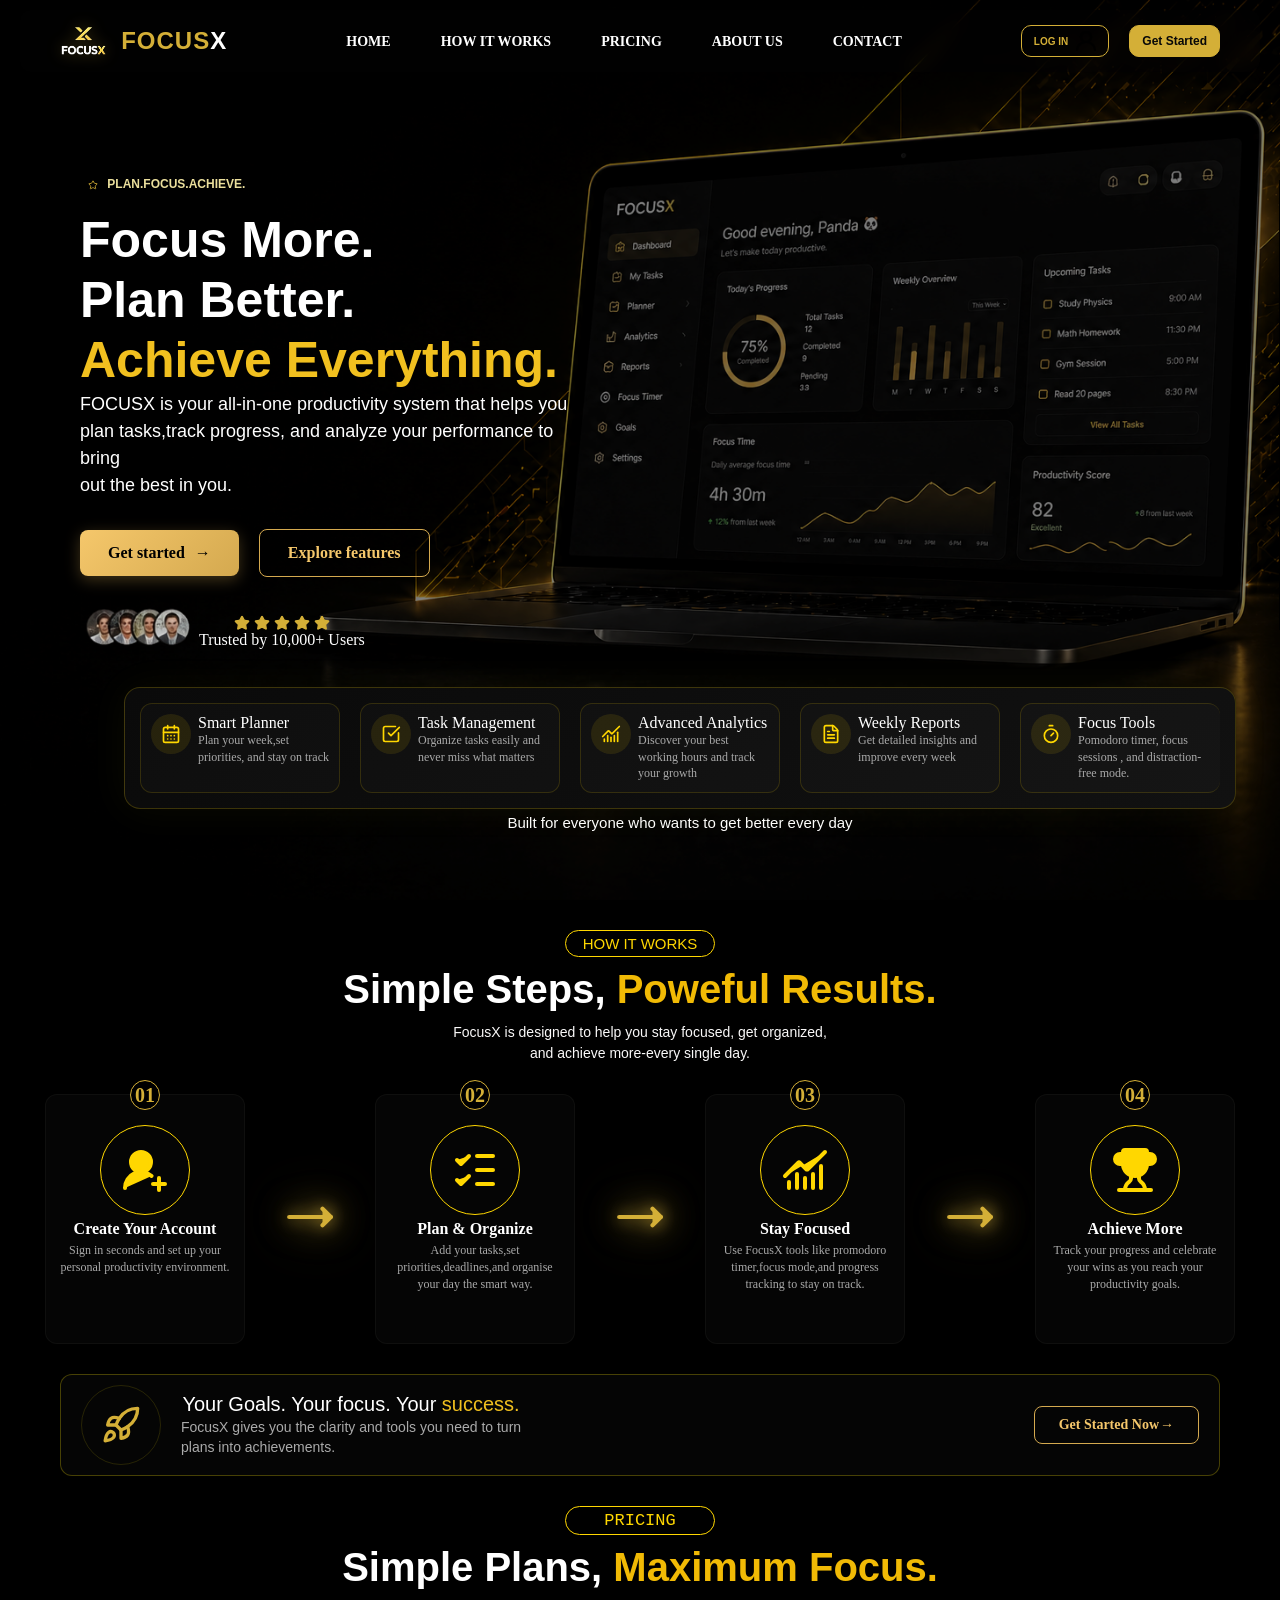
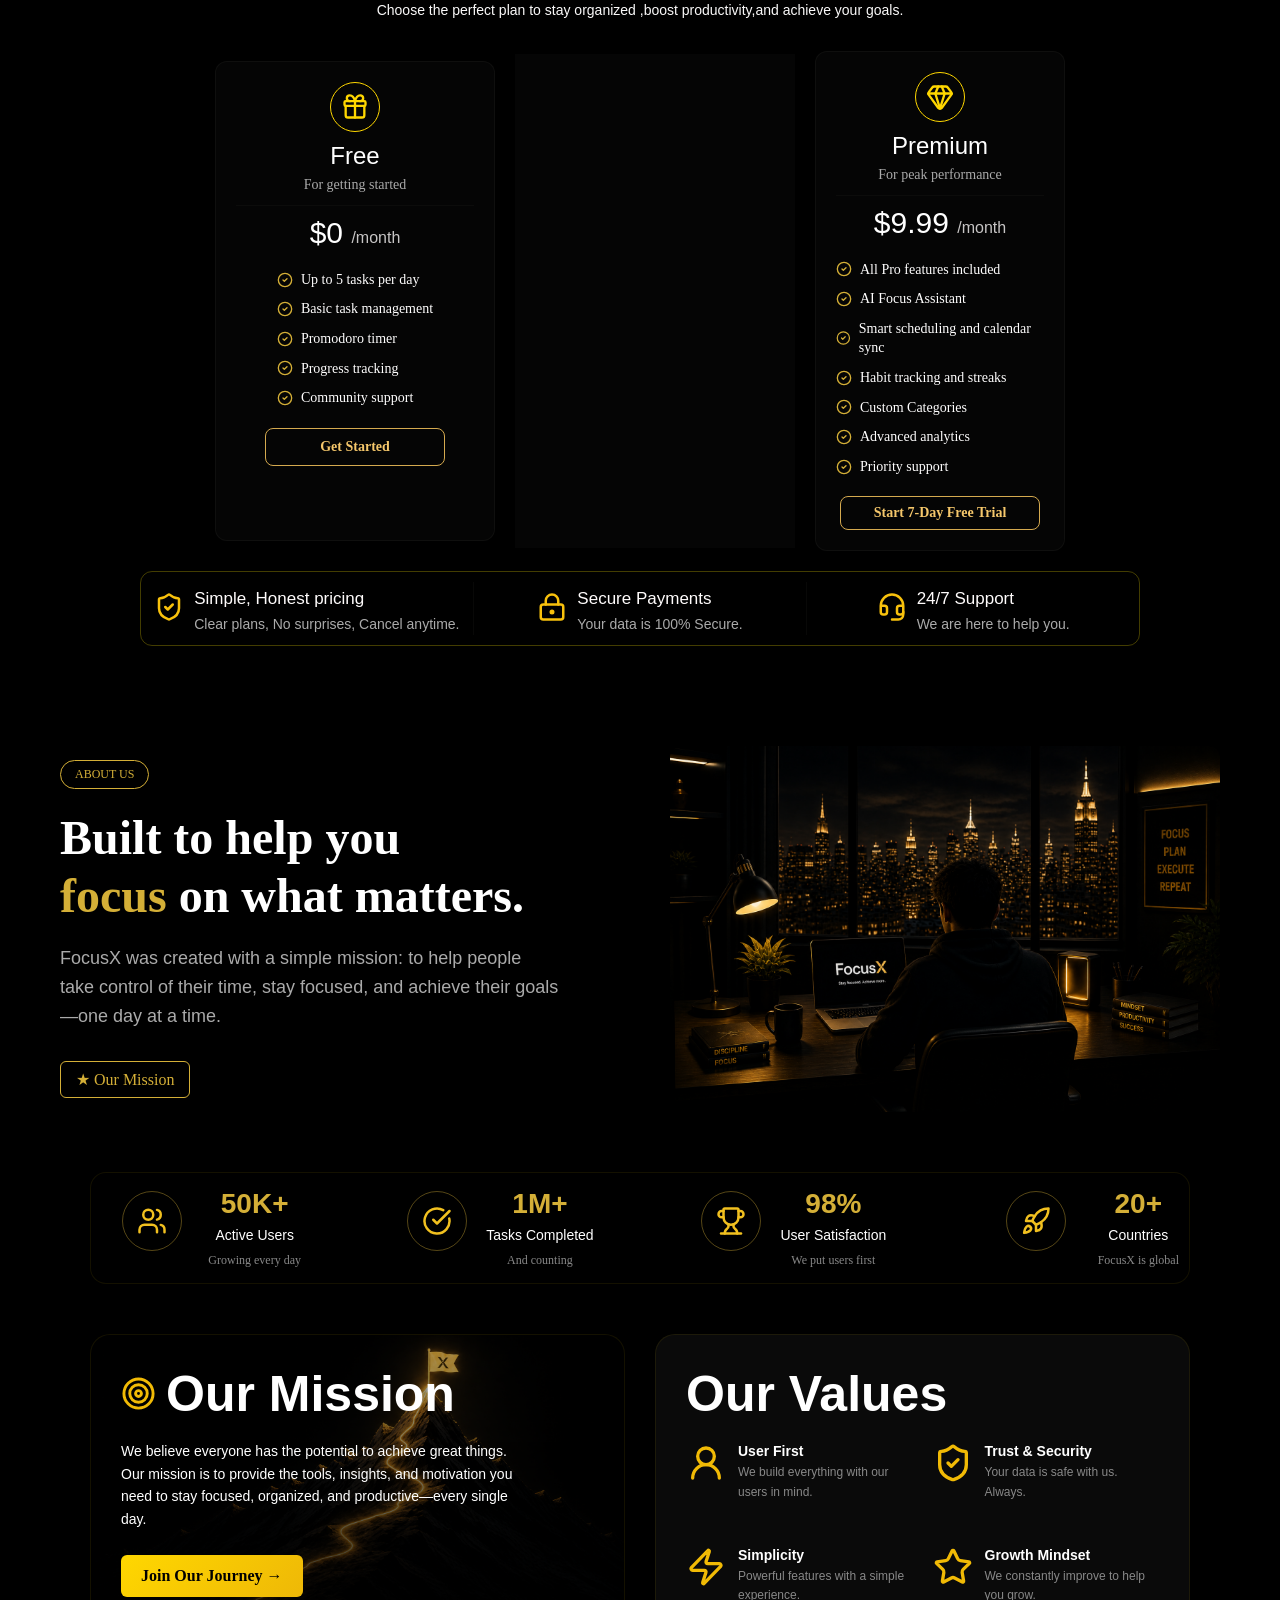
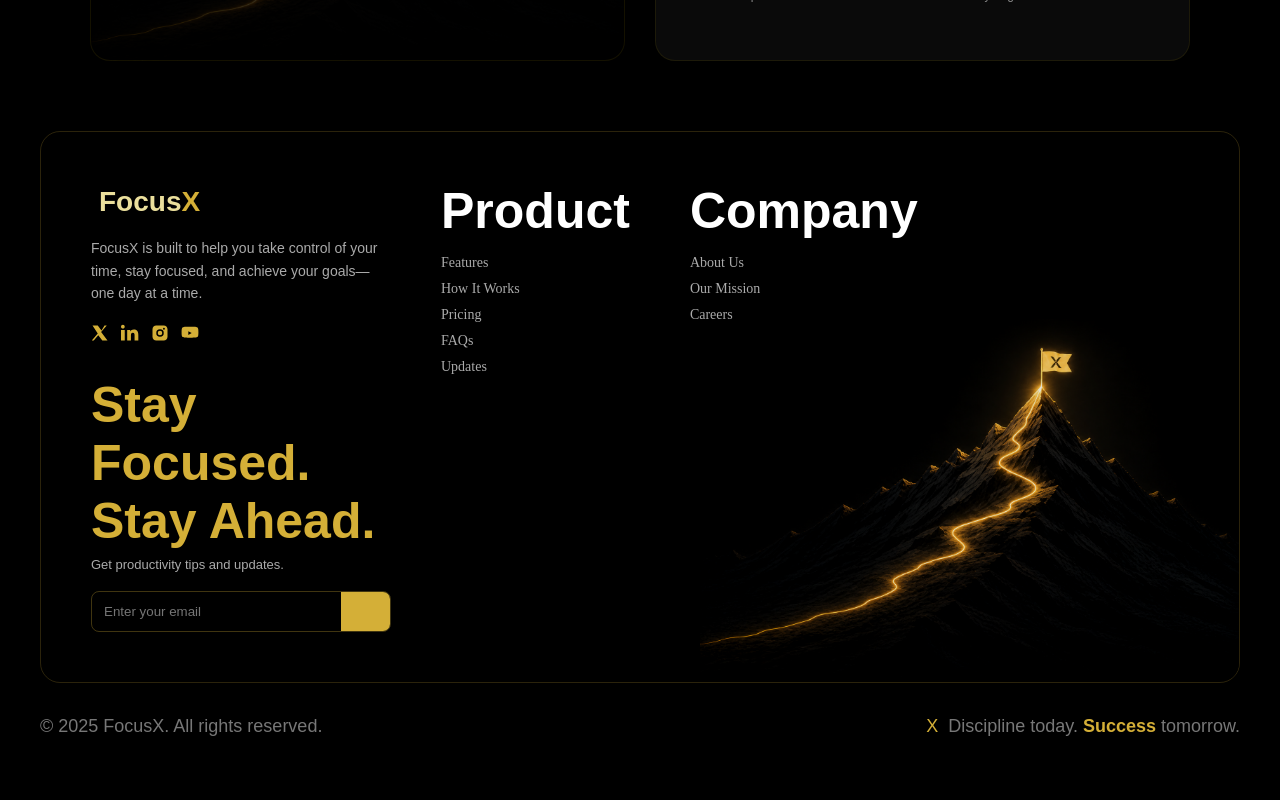
<file: index.html>
<!DOCTYPE html>
<html lang="en">

<head>
    <meta charset="UTF-8">
    <meta name="viewport" content="width=device-width, initial-scale=1.0">
    <title>FOCUSX || LANDING PAGE</title>
    <link rel="stylesheet" href="style.css">
</head>

<body>
    <div class="page-layout">
        <header class="navbar">
            <div class="logo">
                <img src="images/logo-img.png" alt="FOCUSX LOGO" class="img-logo">
                <div class="logo-text">
                    <h1>FOCUS<SPAN class="x">X</SPAN>
                    </h1>
                </div>
            </div>
            <nav>
                <ul>
                    <li><a href="./index.html">HOME</a></li>
                    <li><a href="./index.html#how-it-works">HOW IT WORKS</a></li>
                    <li><a href="./index.html#pricing">PRICING</a></li>
                    <li><a href="./index.html#about-us">ABOUT US</a></li>
                    <li><a href="./contact.html">CONTACT</a></li>
                </ul>
            </nav>
            <button class="menu-btn" id="menuBtn">

                <svg xmlns="http://www.w3.org/2000/svg" width="32" height="32" fill="none" stroke="white"
                    stroke-width="2" viewBox="0 0 24 24">

                    <line x1="3" y1="6" x2="21" y2="6" />
                    <line x1="3" y1="12" x2="21" y2="12" />
                    <line x1="3" y1="18" x2="21" y2="18" />

                </svg>

            </button>
            <div class="btn-container">
                <a href="./login.html" class="login-btn-container">
                    <div>LOG IN</div>
                    <svg xmlns="http://www.w3.org/2000/svg" width="20" height="20" viewBox="0 0 20 20" id="profile">
                        <g id="Page-1" fill="none" fill-rule="evenodd" stroke="none" stroke-width="1">
                            <g id="Dribbble-Light-Preview" fill="#000" transform="translate(-180 -2159)">
                                <g id="icons" transform="translate(56 160)">
                                    <path id="profile-[#1341]"
                                        d="M134 2009c-2.217 0-4.019-1.794-4.019-4s1.802-4 4.019-4 4.019 1.794 4.019 4-1.802 4-4.019 4m3.776.673a5.978 5.978 0 0 0 2.182-5.603c-.397-2.623-2.589-4.722-5.236-5.028-3.652-.423-6.75 2.407-6.75 5.958 0 1.89.88 3.574 2.252 4.673-3.372 1.261-5.834 4.222-6.22 8.218a1.012 1.012 0 0 0 1.004 1.109.99.99 0 0 0 .993-.891c.403-4.463 3.836-7.109 7.999-7.109s7.596 2.646 7.999 7.109a.99.99 0 0 0 .993.891c.596 0 1.06-.518 1.003-1.109-.385-3.996-2.847-6.957-6.22-8.218">
                                    </path>
                                </g>
                            </g>
                        </g>
                    </svg>
                </a>
                <div>
                    <a href="./sign-up.html" class="g-s-b">Get Started</a>
                </div>
            </div>
        </header>
        <main>
            <section class="hero-section" id="hero" aria-label="Hero section">
                <img src="images/hero-img1.png" alt="FOCUSX - Focus More, Plan Better, Achieve Everything"
                    class="hero-img">
                <div class="layout">
                    <div class="hero-text">
                        <h2><svg xmlns="http://www.w3.org/2000/svg" width="24" height="24" viewBox="0 0 24 24"
                                fill="none" stroke="currentColor" stroke-width="2" stroke-linecap="round"
                                stroke-linejoin="round" class="lucide lucide-star-icon lucide-star">
                                <path
                                    d="M11.525 2.295a.53.53 0 0 1 .95 0l2.31 4.679a2.123 2.123 0 0 0 1.595 1.16l5.166.756a.53.53 0 0 1 .294.904l-3.736 3.638a2.123 2.123 0 0 0-.611 1.878l.882 5.14a.53.53 0 0 1-.771.56l-4.618-2.428a2.122 2.122 0 0 0-1.973 0L6.396 21.01a.53.53 0 0 1-.77-.56l.881-5.139a2.122 2.122 0 0 0-.611-1.879L2.16 9.795a.53.53 0 0 1 .294-.906l5.165-.755a2.122 2.122 0 0 0 1.597-1.16z" />
                            </svg>
                            PLAN.FOCUS.ACHIEVE.
                        </h2>
                        <h3>Focus More.</h3>
                        <h4>Plan Better.</h4>
                        <h5>Achieve Everything.</h5>
                        <p>FOCUSX is your all-in-one productivity system that helps you <br>plan tasks,track progress,
                            and
                            analyze your performance to bring <br> out the best in you.</p>
                        <div class="hero-btn-container">
                            <a href="./sign-up.html" class="hero-g-s-b">Get started <span>&#8594</span></a>
                            <a href="./index.html#features" class="e-f-b">Explore features</a>
                        </div>
                        <div class="icon-container">
                            <div><img src="images/icon-image.png" alt="icons" class="images"></div>
                            <div class="t-svg">
                                <div class="stars-container"><svg xmlns="http://www.w3.org/2000/svg" width="24"
                                        height="24" viewBox="0 0 24 24" fill="none" stroke="currentColor"
                                        stroke-width="2" stroke-linecap="round" stroke-linejoin="round"
                                        class="lucide lucide-star-icon lucide-star">
                                        <path
                                            d="M11.525 2.295a.53.53 0 0 1 .95 0l2.31 4.679a2.123 2.123 0 0 0 1.595 1.16l5.166.756a.53.53 0 0 1 .294.904l-3.736 3.638a2.123 2.123 0 0 0-.611 1.878l.882 5.14a.53.53 0 0 1-.771.56l-4.618-2.428a2.122 2.122 0 0 0-1.973 0L6.396 21.01a.53.53 0 0 1-.77-.56l.881-5.139a2.122 2.122 0 0 0-.611-1.879L2.16 9.795a.53.53 0 0 1 .294-.906l5.165-.755a2.122 2.122 0 0 0 1.597-1.16z" />
                                    </svg><svg xmlns="http://www.w3.org/2000/svg" width="24" height="24"
                                        viewBox="0 0 24 24" fill="none" stroke="currentColor" stroke-width="2"
                                        stroke-linecap="round" stroke-linejoin="round"
                                        class="lucide lucide-star-icon lucide-star">
                                        <path
                                            d="M11.525 2.295a.53.53 0 0 1 .95 0l2.31 4.679a2.123 2.123 0 0 0 1.595 1.16l5.166.756a.53.53 0 0 1 .294.904l-3.736 3.638a2.123 2.123 0 0 0-.611 1.878l.882 5.14a.53.53 0 0 1-.771.56l-4.618-2.428a2.122 2.122 0 0 0-1.973 0L6.396 21.01a.53.53 0 0 1-.77-.56l.881-5.139a2.122 2.122 0 0 0-.611-1.879L2.16 9.795a.53.53 0 0 1 .294-.906l5.165-.755a2.122 2.122 0 0 0 1.597-1.16z" />
                                    </svg><svg xmlns="http://www.w3.org/2000/svg" width="24" height="24"
                                        viewBox="0 0 24 24" fill="none" stroke="currentColor" stroke-width="2"
                                        stroke-linecap="round" stroke-linejoin="round"
                                        class="lucide lucide-star-icon lucide-star">
                                        <path
                                            d="M11.525 2.295a.53.53 0 0 1 .95 0l2.31 4.679a2.123 2.123 0 0 0 1.595 1.16l5.166.756a.53.53 0 0 1 .294.904l-3.736 3.638a2.123 2.123 0 0 0-.611 1.878l.882 5.14a.53.53 0 0 1-.771.56l-4.618-2.428a2.122 2.122 0 0 0-1.973 0L6.396 21.01a.53.53 0 0 1-.77-.56l.881-5.139a2.122 2.122 0 0 0-.611-1.879L2.16 9.795a.53.53 0 0 1 .294-.906l5.165-.755a2.122 2.122 0 0 0 1.597-1.16z" />
                                    </svg><svg xmlns="http://www.w3.org/2000/svg" width="24" height="24"
                                        viewBox="0 0 24 24" fill="none" stroke="currentColor" stroke-width="2"
                                        stroke-linecap="round" stroke-linejoin="round"
                                        class="lucide lucide-star-icon lucide-star">
                                        <path
                                            d="M11.525 2.295a.53.53 0 0 1 .95 0l2.31 4.679a2.123 2.123 0 0 0 1.595 1.16l5.166.756a.53.53 0 0 1 .294.904l-3.736 3.638a2.123 2.123 0 0 0-.611 1.878l.882 5.14a.53.53 0 0 1-.771.56l-4.618-2.428a2.122 2.122 0 0 0-1.973 0L6.396 21.01a.53.53 0 0 1-.77-.56l.881-5.139a2.122 2.122 0 0 0-.611-1.879L2.16 9.795a.53.53 0 0 1 .294-.906l5.165-.755a2.122 2.122 0 0 0 1.597-1.16z" />
                                    </svg><svg xmlns="http://www.w3.org/2000/svg" width="24" height="24"
                                        viewBox="0 0 24 24" fill="none" stroke="currentColor" stroke-width="2"
                                        stroke-linecap="round" stroke-linejoin="round"
                                        class="lucide lucide-star-icon lucide-star">
                                        <path
                                            d="M11.525 2.295a.53.53 0 0 1 .95 0l2.31 4.679a2.123 2.123 0 0 0 1.595 1.16l5.166.756a.53.53 0 0 1 .294.904l-3.736 3.638a2.123 2.123 0 0 0-.611 1.878l.882 5.14a.53.53 0 0 1-.771.56l-4.618-2.428a2.122 2.122 0 0 0-1.973 0L6.396 21.01a.53.53 0 0 1-.77-.56l.881-5.139a2.122 2.122 0 0 0-.611-1.879L2.16 9.795a.53.53 0 0 1 .294-.906l5.165-.755a2.122 2.122 0 0 0 1.597-1.16z" />
                                    </svg></div>
                                <div class="icon-text">Trusted by 10,000+ Users </div>
                            </div>
                        </div>
                    </div>
                    <section class="features" id="features">
                        <div class="features-container">
                            <article class="feature-box">
                                <div class="icon" aria-hidden="true"><svg xmlns="http://www.w3.org/2000/svg" width="24"
                                        height="24" viewBox="0 0 24 24" fill="none" stroke="currentColor"
                                        stroke-width="2" stroke-linecap="round" stroke-linejoin="round"
                                        class="lucide lucide-calendar-days-icon lucide-calendar-days">
                                        <path d="M8 2v4" />
                                        <path d="M16 2v4" />
                                        <rect width="18" height="18" x="3" y="4" rx="2" />
                                        <path d="M3 10h18" />
                                        <path d="M8 14h.01" />
                                        <path d="M12 14h.01" />
                                        <path d="M16 14h.01" />
                                        <path d="M8 18h.01" />
                                        <path d="M12 18h.01" />
                                        <path d="M16 18h.01" />
                                    </svg></div>
                                <div>
                                    <div class="features-title">Smart Planner</div>
                                    <div class="p">Plan your week,set priorities, and stay on track</div>
                                </div>
                            </article>
                            <article class="feature-box">
                                <div class="icon" aria-hidden="true"><svg xmlns="http://www.w3.org/2000/svg" width="24"
                                        height="24" viewBox="0 0 24 24" fill="none" stroke="currentColor"
                                        stroke-width="2" stroke-linecap="round" stroke-linejoin="round"
                                        class="lucide lucide-square-check-big-icon lucide-square-check-big">
                                        <path d="M21 10.656V19a2 2 0 0 1-2 2H5a2 2 0 0 1-2-2V5a2 2 0 0 1 2-2h12.344" />
                                        <path d="m9 11 3 3L22 4" />
                                    </svg></div>
                                <div>
                                    <div class="features-title">Task Management</div>
                                    <div class="p">Organize tasks easily and never miss what matters</div>
                                </div>
                            </article>
                            <article class="feature-box">
                                <div class="icon" aria-hidden="true"><svg xmlns="http://www.w3.org/2000/svg" width="24"
                                        height="24" viewBox="0 0 24 24" fill="none" stroke="currentColor"
                                        stroke-width="2" stroke-linecap="round" stroke-linejoin="round"
                                        class="lucide lucide-chart-no-axes-combined-icon lucide-chart-no-axes-combined">
                                        <path d="M12 16v5" />
                                        <path d="M16 14v7" />
                                        <path d="M20 10v11" />
                                        <path
                                            d="m22 3-8.646 8.646a.5.5 0 0 1-.708 0L9.354 8.354a.5.5 0 0 0-.707 0L2 15" />
                                        <path d="M4 18v3" />
                                        <path d="M8 14v7" />
                                    </svg></div>
                                <div>
                                    <div class="features-title">Advanced Analytics</div>
                                    <div class="p">Discover your best working hours and track your growth</div>
                                </div>
                            </article>
                            <article class="feature-box">
                                <div class="icon" aria-hidden="true"><svg xmlns="http://www.w3.org/2000/svg" width="24"
                                        height="24" viewBox="0 0 24 24" fill="none" stroke="currentColor"
                                        stroke-width="2" stroke-linecap="round" stroke-linejoin="round"
                                        class="lucide lucide-file-text-icon lucide-file-text">
                                        <path
                                            d="M6 22a2 2 0 0 1-2-2V4a2 2 0 0 1 2-2h8a2.4 2.4 0 0 1 1.704.706l3.588 3.588A2.4 2.4 0 0 1 20 8v12a2 2 0 0 1-2 2z" />
                                        <path d="M14 2v5a1 1 0 0 0 1 1h5" />
                                        <path d="M10 9H8" />
                                        <path d="M16 13H8" />
                                        <path d="M16 17H8" />
                                    </svg></div>
                                <div>
                                    <div class="features-title">Weekly Reports</div>
                                    <div class="p">Get detailed insights and improve every week</div>
                                </div>
                            </article>
                            <article class="feature-box">
                                <div class="icon" aria-hidden="true"><svg xmlns="http://www.w3.org/2000/svg" width="24"
                                        height="24" viewBox="0 0 24 24" fill="none" stroke="currentColor"
                                        stroke-width="2" stroke-linecap="round" stroke-linejoin="round"
                                        class="lucide lucide-timer-icon lucide-timer">
                                        <line x1="10" x2="14" y1="2" y2="2" />
                                        <line x1="12" x2="15" y1="14" y2="11" />
                                        <circle cx="12" cy="14" r="8" />
                                    </svg></div>
                                <div>
                                    <div class="features-title">Focus Tools</div>
                                    <div class="p">Pomodoro timer, focus sessions , and distraction-free mode.</div>
                                </div>
                            </article>
                        </div>
                    </section>
                    <div class="foot">Built for everyone who wants to get better every day</div>
                </div>
    </div>
    <section class="how-it-works" id="how-it-works">
        <div class="h-i-w-h-container">
            <div class="h-i-w-h">HOW IT WORKS</div>
        </div>
        <div class="h-i-w-h2">Simple Steps, <span>Poweful Results.</span></div>
        <p>FocusX is designed to help you stay focused, get organized,<br>and achieve more-every single day.
        </p>
        <div class="how-it-works-card-container">
            <div class="how-it-works-card">
                <div class="step-number">01</div>
                <div class="svg-container"><svg xmlns="http://www.w3.org/2000/svg" width="24" height="24"
                        viewBox="0 0 24 24" fill="none" stroke="currentColor" stroke-width="2" stroke-linecap="round"
                        stroke-linejoin="round" class="lucide lucide-user-round-plus-icon lucide-user-round-plus">
                        <path d="M2 21a8 8 0 0 1 13.292-6" />
                        <circle cx="10" cy="8" r="5" />
                        <path d="M19 16v6" />
                        <path d="M22 19h-6" />
                    </svg></div>
                <div class="card-text">
                    <div class="card-text-h">Create Your Account</div>
                    <div class="card-text-p">Sign in seconds and set up your personal productivity environment.
                    </div>
                </div>
            </div>
            <div class="arrow"><svg xmlns="http://www.w3.org/2000/svg" width="24" height="24" viewBox="0 0 24 24"
                    fill="none" stroke="currentColor" stroke-width="2" stroke-linecap="round" stroke-linejoin="round"
                    class="lucide lucide-move-right-icon lucide-move-right">
                    <path d="M18 8L22 12L18 16" />
                    <path d="M2 12H22" />
                </svg></div>
            <div class="how-it-works-card">
                <div class="step-number">02</div>
                <div class="svg-container"><svg xmlns="http://www.w3.org/2000/svg" width="24" height="24"
                        viewBox="0 0 24 24" fill="none" stroke="currentColor" stroke-width="2" stroke-linecap="round"
                        stroke-linejoin="round" class="lucide lucide-list-checks-icon lucide-list-checks">
                        <path d="M13 5h8" />
                        <path d="M13 12h8" />
                        <path d="M13 19h8" />
                        <path d="m3 17 2 2 4-4" />
                        <path d="m3 7 2 2 4-4" />
                    </svg></div>
                <div class="card-text">
                    <div class="card-text-h">Plan & Organize</div>
                    <div class="card-text-p">Add your tasks,set priorities,deadlines,and organise your day the
                        smart way.</div>
                </div>
        </div>
        <div class="arrow"><svg xmlns="http://www.w3.org/2000/svg" width="24" height="24" viewBox="0 0 24 24"
                fill="none" stroke="currentColor" stroke-width="2" stroke-linecap="round" stroke-linejoin="round"
                class="lucide lucide-move-right-icon lucide-move-right">
                <path d="M18 8L22 12L18 16" />
                <path d="M2 12H22" />
            </svg></div>
        <div class="how-it-works-card">
            <div class="step-number">03</div>
            <div class="svg-container"><svg xmlns="http://www.w3.org/2000/svg" width="24" height="24"
                    viewBox="0 0 24 24" fill="none" stroke="currentColor" stroke-width="2" stroke-linecap="round"
                    stroke-linejoin="round"
                    class="lucide lucide-chart-no-axes-combined-icon lucide-chart-no-axes-combined">
                    <path d="M12 16v5" />
                    <path d="M16 14v7" />
                    <path d="M20 10v11" />
                    <path d="m22 3-8.646 8.646a.5.5 0 0 1-.708 0L9.354 8.354a.5.5 0 0 0-.707 0L2 15" />
                    <path d="M4 18v3" />
                    <path d="M8 14v7" />
                </svg></div>
            <div class="card-text">
                <div class="card-text-h">Stay Focused</div>
                <div class="card-text-p">Use FocusX tools like promodoro timer,focus mode,and progress
                    tracking to stay on track.</div>
            </div>
            </div>
            <div class="arrow"><svg xmlns="http://www.w3.org/2000/svg" width="24" height="24" viewBox="0 0 24 24"
                    fill="none" stroke="currentColor" stroke-width="2" stroke-linecap="round" stroke-linejoin="round"
                    class="lucide lucide-move-right-icon lucide-move-right">
                    <path d="M18 8L22 12L18 16" />
                    <path d="M2 12H22" />
                </svg></div>
            <div class="how-it-works-card">
                <div class="step-number">04</div>
                <div class="svg-container"><svg xmlns="http://www.w3.org/2000/svg" width="24" height="24"
                        viewBox="0 0 24 24" fill="none" stroke="currentColor" stroke-width="2" stroke-linecap="round"
                        stroke-linejoin="round" class="lucide lucide-trophy-icon lucide-trophy">
                        <path d="M10 14.66v1.626a2 2 0 0 1-.976 1.696A5 5 0 0 0 7 21.978" />
                        <path d="M14 14.66v1.626a2 2 0 0 0 .976 1.696A5 5 0 0 1 17 21.978" />
                        <path d="M18 9h1.5a1 1 0 0 0 0-5H18" />
                        <path d="M4 22h16" />
                        <path d="M6 9a6 6 0 0 0 12 0V3a1 1 0 0 0-1-1H7a1 1 0 0 0-1 1z" />
                        <path d="M6 9H4.5a1 1 0 0 1 0-5H6" />
                    </svg></div>
                <div class="card-text">
                    <div class="card-text-h">Achieve More</div>
                    <div class="card-text-p">Track your progress and celebrate your wins as you reach your
                        productivity goals.</div>
                </div>
                </div>
        </div>
        </div>
                <div class="h-i-w-foot">
                    <div class="h-i-w-svg-text-container">
                        <div class="rocket"><svg xmlns="http://www.w3.org/2000/svg" width="24" height="24"
                                viewBox="0 0 24 24" fill="none" stroke="currentColor" stroke-width="2"
                                stroke-linecap="round" stroke-linejoin="round"
                                class="lucide lucide-rocket-icon lucide-rocket">
                                <path d="M12 15v5s3.03-.55 4-2c1.08-1.62 0-5 0-5" />
                                <path
                                    d="M4.5 16.5c-1.5 1.26-2 5-2 5s3.74-.5 5-2c.71-.84.7-2.13-.09-2.91a2.18 2.18 0 0 0-2.91-.09" />
                                <path
                                    d="M9 12a22 22 0 0 1 2-3.95A12.88 12.88 0 0 1 22 2c0 2.72-.78 7.5-6 11a22.4 22.4 0 0 1-4 2z" />
                                <path d="M9 12H4s.55-3.03 2-4c1.62-1.08 5 .05 5 .05" />
                            </svg></div>
                        <div class="h-i-w-text-container">
                            <div class="h-i-w-text-h">Your Goals. Your focus. Your <span>success.</span></div>
                            <div class="h-i-w-text-p">FocusX gives you the clarity and tools you need to turn <br>plans
                                into achievements.</div>
                        </div>
                    </div>
                    <a href="./sign-up.html" class="h-i-w-g-s-b">Get Started Now <span>&#8594;</span> </a>
                </div>
    </section>
    <section class="pricing" id="pricing">
        <div class="pricing-h-container">
            <div class="pricing-h">PRICING</div>
        </div>
        <div class="pricing-h2">Simple Plans, <span>Maximum Focus.</span></div>
        <p>Choose the perfect plan to stay organized ,boost productivity,and achieve your goals.</p>
        <div class="pricing-card-container">
            <div class="free-card">
                <div class="free-card-header">
                    <div class="free-card-icon"><svg xmlns="http://www.w3.org/2000/svg" width="24" height="24"
                            viewBox="0 0 24 24" fill="none" stroke="currentColor" stroke-width="2"
                            stroke-linecap="round" stroke-linejoin="round" class="lucide lucide-gift-icon lucide-gift">
                            <path d="M12 7v14" />
                            <path d="M20 11v8a2 2 0 0 1-2 2H6a2 2 0 0 1-2-2v-8" />
                            <path d="M7.5 7a1 1 0 0 1 0-5A4.8 8 0 0 1 12 7a4.8 8 0 0 1 4.5-5 1 1 0 0 1 0 5" />
                            <rect x="3" y="7" width="18" height="4" rx="1" />
                        </svg></div>
                    <div class="free-card-h">Free</div>
                    <div class="free-card-p">For getting started</div>
                </div>
                <div class="free-card-body">
                    <div class="free-card-price">$0 <span>/month</span></div>
                    <ul>
                        <li>
                            <svg xmlns="http://www.w3.org/2000/svg" width="24" height="24" viewBox="0 0 24 24"
                                fill="none" stroke="currentColor" stroke-width="2" stroke-linecap="round"
                                stroke-linejoin="round" class="lucide lucide-circle-check-icon lucide-circle-check">
                                <circle cx="12" cy="12" r="10" />
                                <path d="m9 12 2 2 4-4" />
                            </svg>
                            Up to 5 tasks per day
                        </li>
                        <li> <svg xmlns="http://www.w3.org/2000/svg" width="24" height="24" viewBox="0 0 24 24"
                                fill="none" stroke="currentColor" stroke-width="2" stroke-linecap="round"
                                stroke-linejoin="round" class="lucide lucide-circle-check-icon lucide-circle-check">
                                <circle cx="12" cy="12" r="10" />
                                <path d="m9 12 2 2 4-4" />
                            </svg>
                            Basic task management
                        </li>
                        <li><svg xmlns="http://www.w3.org/2000/svg" width="24" height="24" viewBox="0 0 24 24"
                                fill="none" stroke="currentColor" stroke-width="2" stroke-linecap="round"
                                stroke-linejoin="round" class="lucide lucide-circle-check-icon lucide-circle-check">
                                <circle cx="12" cy="12" r="10" />
                                <path d="m9 12 2 2 4-4" />
                            </svg>
                            Promodoro timer
                        </li>
                        <li><svg xmlns="http://www.w3.org/2000/svg" width="24" height="24" viewBox="0 0 24 24"
                                fill="none" stroke="currentColor" stroke-width="2" stroke-linecap="round"
                                stroke-linejoin="round" class="lucide lucide-circle-check-icon lucide-circle-check">
                                <circle cx="12" cy="12" r="10" />
                                <path d="m9 12 2 2 4-4" />
                            </svg>
                            Progress tracking
                        </li>
                        <li><svg xmlns="http://www.w3.org/2000/svg" width="24" height="24" viewBox="0 0 24 24"
                                fill="none" stroke="currentColor" stroke-width="2" stroke-linecap="round"
                                stroke-linejoin="round" class="lucide lucide-circle-check-icon lucide-circle-check">
                                <circle cx="12" cy="12" r="10" />
                                <path d="m9 12 2 2 4-4" />
                            </svg>
                            Community support
                        </li>
                    </ul>
                    <a href="./sign-up.html" class="free-card-gsb">
                        Get Started
                    </a>
                </div>
            </div>
            <article class="pro-card">
                <div class="pro-card-header">
                    <div class="mp">MOST POPULAR</div>
                    <div class="pro-card-icon"><svg xmlns="http://www.w3.org/2000/svg" width="24" height="24"
                            viewBox="0 0 24 24" fill="none" stroke="currentColor" stroke-width="2"
                            stroke-linecap="round" stroke-linejoin="round"
                            class="lucide lucide-crown-icon lucide-crown">
                            <path
                                d="M11.562 3.266a.5.5 0 0 1 .876 0L15.39 8.87a1 1 0 0 0 1.516.294L21.183 5.5a.5.5 0 0 1 .798.519l-2.834 10.246a1 1 0 0 1-.956.734H5.81a1 1 0 0 1-.957-.734L2.02 6.02a.5.5 0 0 1 .798-.519l4.276 3.664a1 1 0 0 0 1.516-.294z" />
                            <path d="M5 21h14" />
                        </svg></div>
                    <div class="pro-card-h">Pro</div>
                    <div class="pro-card-p">For serious focus</div>
                </div>
                <div class="pro-card-body">
                    <div class="pro-card-price">$4.99<span>/month</span></div>
                    <ul>
                        <li>
                            <svg xmlns="http://www.w3.org/2000/svg" width="24" height="24" viewBox="0 0 24 24"
                                fill="none" stroke="currentColor" stroke-width="2" stroke-linecap="round"
                                stroke-linejoin="round" class="lucide lucide-circle-check-icon lucide-circle-check">
                                <circle cx="12" cy="12" r="10" />
                                <path d="m9 12 2 2 4-4" />
                            </svg>
                            Unlimited tasks and projects
                        </li>
                        <li> <svg xmlns="http://www.w3.org/2000/svg" width="24" height="24" viewBox="0 0 24 24"
                                fill="none" stroke="currentColor" stroke-width="2" stroke-linecap="round"
                                stroke-linejoin="round" class="lucide lucide-circle-check-icon lucide-circle-check">
                                <circle cx="12" cy="12" r="10" />
                                <path d="m9 12 2 2 4-4" />
                            </svg>
                            Advanced task management
                        </li>
                        <li><svg xmlns="http://www.w3.org/2000/svg" width="24" height="24" viewBox="0 0 24 24"
                                fill="none" stroke="currentColor" stroke-width="2" stroke-linecap="round"
                                stroke-linejoin="round" class="lucide lucide-circle-check-icon lucide-circle-check">
                                <circle cx="12" cy="12" r="10" />
                                <path d="m9 12 2 2 4-4" />
                            </svg>
                            Promodoro timer + modes
                        </li>
                        <li><svg xmlns="http://www.w3.org/2000/svg" width="24" height="24" viewBox="0 0 24 24"
                                fill="none" stroke="currentColor" stroke-width="2" stroke-linecap="round"
                                stroke-linejoin="round" class="lucide lucide-circle-check-icon lucide-circle-check">
                                <circle cx="12" cy="12" r="10" />
                                <path d="m9 12 2 2 4-4" />
                            </svg>
                            Detailed analytics and reports
                        </li>
                        <li><svg xmlns="http://www.w3.org/2000/svg" width="24" height="24" viewBox="0 0 24 24"
                                fill="none" stroke="currentColor" stroke-width="2" stroke-linecap="round"
                                stroke-linejoin="round" class="lucide lucide-circle-check-icon lucide-circle-check">
                                <circle cx="12" cy="12" r="10" />
                                <path d="m9 12 2 2 4-4" />
                            </svg>
                            calendar integration
                        </li>
                        <li><svg xmlns="http://www.w3.org/2000/svg" width="24" height="24" viewBox="0 0 24 24"
                                fill="none" stroke="currentColor" stroke-width="2" stroke-linecap="round"
                                stroke-linejoin="round" class="lucide lucide-circle-check-icon lucide-circle-check">
                                <circle cx="12" cy="12" r="10" />
                                <path d="m9 12 2 2 4-4" />
                            </svg>
                            Reminders and notifications
                        </li>
                        <li><svg xmlns="http://www.w3.org/2000/svg" width="24" height="24" viewBox="0 0 24 24"
                                fill="none" stroke="currentColor" stroke-width="2" stroke-linecap="round"
                                stroke-linejoin="round" class="lucide lucide-circle-check-icon lucide-circle-check">
                                <circle cx="12" cy="12" r="10" />
                                <path d="m9 12 2 2 4-4" />
                            </svg>
                            Priority support
                        </li>

                    </ul>
                    <a href="./sign-up.html" class="pro-card-gsb">
                        Start 7-Day Free Trial
                    </a>
                </div>

            </article>
            <article class="premium-card">
                <div class="premium-card-header">
                    <div class="premium-card-icon"><svg xmlns="http://www.w3.org/2000/svg" width="24" height="24"
                            viewBox="0 0 24 24" fill="none" stroke="currentColor" stroke-width="2"
                            stroke-linecap="round" stroke-linejoin="round" class="lucide lucide-gem-icon lucide-gem">
                            <path d="M10.5 3 8 9l4 13 4-13-2.5-6" />
                            <path
                                d="M17 3a2 2 0 0 1 1.6.8l3 4a2 2 0 0 1 .013 2.382l-7.99 10.986a2 2 0 0 1-3.247 0l-7.99-10.986A2 2 0 0 1 2.4 7.8l2.998-3.997A2 2 0 0 1 7 3z" />
                            <path d="M2 9h20" />
                        </svg></div>
                    <div class="premium-card-h">Premium</div>
                    <div class="premium-card-p">For peak performance</div>
                </div>
                <div class="premium-card-body">
                    <div class="premium-card-price">$9.99 <span>/month</span></div>
                    <ul>
                        <li>
                            <svg xmlns="http://www.w3.org/2000/svg" width="24" height="24" viewBox="0 0 24 24"
                                fill="none" stroke="currentColor" stroke-width="2" stroke-linecap="round"
                                stroke-linejoin="round" class="lucide lucide-circle-check-icon lucide-circle-check">
                                <circle cx="12" cy="12" r="10" />
                                <path d="m9 12 2 2 4-4" />
                            </svg>
                            All Pro features included
                        </li>
                        <li> <svg xmlns="http://www.w3.org/2000/svg" width="24" height="24" viewBox="0 0 24 24"
                                fill="none" stroke="currentColor" stroke-width="2" stroke-linecap="round"
                                stroke-linejoin="round" class="lucide lucide-circle-check-icon lucide-circle-check">
                                <circle cx="12" cy="12" r="10" />
                                <path d="m9 12 2 2 4-4" />
                            </svg>
                            AI Focus Assistant
                        </li>
                        <li><svg xmlns="http://www.w3.org/2000/svg" width="24" height="24" viewBox="0 0 24 24"
                                fill="none" stroke="currentColor" stroke-width="2" stroke-linecap="round"
                                stroke-linejoin="round" class="lucide lucide-circle-check-icon lucide-circle-check">
                                <circle cx="12" cy="12" r="10" />
                                <path d="m9 12 2 2 4-4" />
                            </svg>
                            Smart scheduling and calendar sync
                        </li>
                        <li><svg xmlns="http://www.w3.org/2000/svg" width="24" height="24" viewBox="0 0 24 24"
                                fill="none" stroke="currentColor" stroke-width="2" stroke-linecap="round"
                                stroke-linejoin="round" class="lucide lucide-circle-check-icon lucide-circle-check">
                                <circle cx="12" cy="12" r="10" />
                                <path d="m9 12 2 2 4-4" />
                            </svg>
                            Habit tracking and streaks
                        </li>
                        <li><svg xmlns="http://www.w3.org/2000/svg" width="24" height="24" viewBox="0 0 24 24"
                                fill="none" stroke="currentColor" stroke-width="2" stroke-linecap="round"
                                stroke-linejoin="round" class="lucide lucide-circle-check-icon lucide-circle-check">
                                <circle cx="12" cy="12" r="10" />
                                <path d="m9 12 2 2 4-4" />
                            </svg>
                            Custom Categories
                        </li>
                        <li><svg xmlns="http://www.w3.org/2000/svg" width="24" height="24" viewBox="0 0 24 24"
                                fill="none" stroke="currentColor" stroke-width="2" stroke-linecap="round"
                                stroke-linejoin="round" class="lucide lucide-circle-check-icon lucide-circle-check">
                                <circle cx="12" cy="12" r="10" />
                                <path d="m9 12 2 2 4-4" />
                            </svg>
                            Advanced analytics
                        </li>
                        <li><svg xmlns="http://www.w3.org/2000/svg" width="24" height="24" viewBox="0 0 24 24"
                                fill="none" stroke="currentColor" stroke-width="2" stroke-linecap="round"
                                stroke-linejoin="round" class="lucide lucide-circle-check-icon lucide-circle-check">
                                <circle cx="12" cy="12" r="10" />
                                <path d="m9 12 2 2 4-4" />
                            </svg>
                            Priority support
                        </li>
                    </ul>
                    <a href="./sign-up.html" class="premium-card-gsb">
                        Start 7-Day Free Trial
                    </a>
                </div>

            </article>
            <div class="pricing-footer">
                <div class="pricing-foot">
                    <div class="pricing-foot-card">
                        <div class="pricing-foot-svg-container">
                            <svg xmlns="http://www.w3.org/2000/svg" width="24" height="24" viewBox="0 0 24 24"
                                fill="none" stroke="currentColor" stroke-width="2" stroke-linecap="round"
                                stroke-linejoin="round" class="lucide lucide-shield-check-icon lucide-shield-check">
                                <path
                                    d="M20 13c0 5-3.5 7.5-7.66 8.95a1 1 0 0 1-.67-.01C7.5 20.5 4 18 4 13V6a1 1 0 0 1 1-1c2 0 4.5-1.2 6.24-2.72a1.17 1.17 0 0 1 1.52 0C14.51 3.81 17 5 19 5a1 1 0 0 1 1 1z" />
                                <path d="m9 12 2 2 4-4" />
                            </svg>
                        </div>
                        <div class="pricing-foot-text">
                            <div class="pricing-foot-text-h">Simple, Honest pricing</div>
                            <div class="pricing-foot-text-p">Clear plans, No surprises, Cancel anytime.</div>
                        </div>
                    </div>
                    <div class="pricing-foot-card">
                        <div class="pricing-foot-svg-container"><svg xmlns="http://www.w3.org/2000/svg" width="24"
                                height="24" viewBox="0 0 24 24" fill="none" stroke="currentColor" stroke-width="2"
                                stroke-linecap="round" stroke-linejoin="round"
                                class="lucide lucide-lock-keyhole-icon lucide-lock-keyhole">
                                <circle cx="12" cy="16" r="1" />
                                <rect x="3" y="10" width="18" height="12" rx="2" />
                                <path d="M7 10V7a5 5 0 0 1 10 0v3" />
                            </svg></div>
                        <div class="pricing-foot-text">
                            <div class="pricing-foot-text-h">Secure Payments </div>
                            <div class="pricing-foot-text-p"> Your data is 100% Secure.</div>
                        </div>
                    </div>
                    <div class="pricing-foot-card">
                        <div class="pricing-foot-svg-container"><svg xmlns="http://www.w3.org/2000/svg" width="24"
                                height="24" viewBox="0 0 24 24" fill="none" stroke="currentColor" stroke-width="2"
                                stroke-linecap="round" stroke-linejoin="round"
                                class="lucide lucide-headset-icon lucide-headset">
                                <path
                                    d="M3 11h3a2 2 0 0 1 2 2v3a2 2 0 0 1-2 2H5a2 2 0 0 1-2-2v-5Zm0 0a9 9 0 1 1 18 0m0 0v5a2 2 0 0 1-2 2h-1a2 2 0 0 1-2-2v-3a2 2 0 0 1 2-2h3Z" />
                                <path d="M21 16v2a4 4 0 0 1-4 4h-5" />
                            </svg></div>
                        <div class="pricing-foot-text">
                            <div class="pricing-foot-text-h">24/7 Support</div>
                            <div class="pricing-foot-text-p">We are here to help you.</div>
                        </div>
                    </div>
                </div>
            </div>
    </section>
    <section class="about-us-section" id="about-us">
        <div class="about-hero">
            <div class="about-hero-container">

                <div class="about-hero-text">
                    <span class="badge">ABOUT US</span>

                    <h1>
                        Built to help you <br>
                        <span>focus</span> on what matters.
                    </h1>

                    <p>
                        FocusX was created with a simple mission: to help people
                        take control of their time, stay focused, and achieve
                        their goals—one day at a time.
                    </p>

                    <a href="#" class="hero-btn">★ Our Mission</a>
                </div>

                <div class="about-hero-image">
                    <img src="images/about-hero-img.png" alt="Focus workspace">
                </div>
            </div>
        </div>
        <div class="stats">
            <div class="stats-container">

                <article class="stat">
                    <div class="stat-icon">

                        <svg xmlns="http://www.w3.org/2000/svg" width="24" height="24" viewBox="0 0 24 24" fill="none"
                            stroke="currentColor" stroke-width="2" stroke-linecap="round" stroke-linejoin="round"
                            class="lucide lucide-users-icon lucide-users">
                            <path d="M16 21v-2a4 4 0 0 0-4-4H6a4 4 0 0 0-4 4v2" />
                            <path d="M16 3.128a4 4 0 0 1 0 7.744" />
                            <path d="M22 21v-2a4 4 0 0 0-3-3.87" />
                            <circle cx="9" cy="7" r="4" />
                        </svg>
                    </div>
                    <div class="about-us-t-container">
                        <h3>50K+</h3>
                        <p>Active Users</p>
                        <span>Growing every day</span>
                    </div>
                </article>

                <article class="stat">
                    <div class="stat-icon">

                        <svg xmlns="http://www.w3.org/2000/svg" width="24" height="24" viewBox="0 0 24 24" fill="none"
                            stroke="currentColor" stroke-width="2" stroke-linecap="round" stroke-linejoin="round"
                            class="lucide lucide-circle-check-big-icon lucide-circle-check-big">
                            <path d="M21.801 10A10 10 0 1 1 17 3.335" />
                            <path d="m9 11 3 3L22 4" />
                        </svg>
                    </div>
                    <div class="about-us-t-container">
                        <h3>1M+</h3>
                        <p>Tasks Completed</p>
                        <span>And counting</span>
                    </div>
                </article>

                <article class="stat">
                    <div class="stat-icon">
                        <!-- Trophy SVG -->
                        <svg xmlns="http://www.w3.org/2000/svg" width="24" height="24" viewBox="0 0 24 24" fill="none"
                            stroke="currentColor" stroke-width="2" stroke-linecap="round" stroke-linejoin="round"
                            class="lucide lucide-trophy-icon lucide-trophy">
                            <path d="M10 14.66v1.626a2 2 0 0 1-.976 1.696A5 5 0 0 0 7 21.978" />
                            <path d="M14 14.66v1.626a2 2 0 0 0 .976 1.696A5 5 0 0 1 17 21.978" />
                            <path d="M18 9h1.5a1 1 0 0 0 0-5H18" />
                            <path d="M4 22h16" />
                            <path d="M6 9a6 6 0 0 0 12 0V3a1 1 0 0 0-1-1H7a1 1 0 0 0-1 1z" />
                            <path d="M6 9H4.5a1 1 0 0 1 0-5H6" />
                        </svg>
                    </div>
                    <div class="about-us-t-container">
                        <h3>98%</h3>
                        <p>User Satisfaction</p>
                        <span>We put users first</span>
                    </div>
                </article>

                <article class="stat">
                    <div class="stat-icon">

                        <svg xmlns="http://www.w3.org/2000/svg" width="24" height="24" viewBox="0 0 24 24" fill="none"
                            stroke="currentColor" stroke-width="2" stroke-linecap="round" stroke-linejoin="round"
                            class="lucide lucide-rocket-icon lucide-rocket">
                            <path d="M12 15v5s3.03-.55 4-2c1.08-1.62 0-5 0-5" />
                            <path
                                d="M4.5 16.5c-1.5 1.26-2 5-2 5s3.74-.5 5-2c.71-.84.7-2.13-.09-2.91a2.18 2.18 0 0 0-2.91-.09" />
                            <path
                                d="M9 12a22 22 0 0 1 2-3.95A12.88 12.88 0 0 1 22 2c0 2.72-.78 7.5-6 11a22.4 22.4 0 0 1-4 2z" />
                            <path d="M9 12H4s.55-3.03 2-4c1.62-1.08 5 .05 5 .05" />
                        </svg>
                    </div>
                    <div class="about-us-t-container">
                        <h3>20+</h3>
                        <p>Countries</p>
                        <span>FocusX is global</span>
                    </div>
                </article>
            </div>
        </div>
        </div>
        <div class="split-section">

            <div class="split-container">


                <article class="card mission-card" id="mission">
                    <div class="card-content">
                        <div class="card-header">
                            <div class="mission">
                                <svg xmlns="http://www.w3.org/2000/svg" width="24" height="24" viewBox="0 0 24 24"
                                    fill="none" stroke="currentColor" stroke-width="2" stroke-linecap="round"
                                    stroke-linejoin="round" class="lucide lucide-target-icon lucide-target">
                                    <circle cx="12" cy="12" r="10" />
                                    <circle cx="12" cy="12" r="6" />
                                    <circle cx="12" cy="12" r="2" />
                                </svg>
                            </div>
                            <h3>Our Mission</h3>
                        </div>

                        <p>
                            We believe everyone has the potential to achieve great things.
                            Our mission is to provide the tools, insights, and motivation
                            you need to stay focused, organized, and productive—every single day.
                        </p>

                        <a href="./sign-up.html" class="mission-btn">
                            Join Our Journey →
                        </a>
                    </div>
                </article>


                <article class="card values-card">
                    <h3 class="values-title">Our Values</h3>

                    <div class="values-grid">

                        <div class="value-item">
                            <div class="value-item-svg"><svg xmlns="http://www.w3.org/2000/svg" width="24" height="24"
                                    viewBox="0 0 24 24" fill="none" stroke="currentColor" stroke-width="2"
                                    stroke-linecap="round" stroke-linejoin="round"
                                    class="lucide lucide-user-round-icon lucide-user-round">
                                    <circle cx="12" cy="8" r="5" />
                                    <path d="M20 21a8 8 0 0 0-16 0" />
                                </svg></div>
                            <div>
                                <h4>User First</h4>
                                <p>We build everything with our users in mind.</p>
                            </div>
                        </div>

                        <div class="value-item">
                            <div class="value-item-svg"><svg xmlns="http://www.w3.org/2000/svg" width="24" height="24"
                                    viewBox="0 0 24 24" fill="none" stroke="currentColor" stroke-width="2"
                                    stroke-linecap="round" stroke-linejoin="round"
                                    class="lucide lucide-shield-check-icon lucide-shield-check">
                                    <path
                                        d="M20 13c0 5-3.5 7.5-7.66 8.95a1 1 0 0 1-.67-.01C7.5 20.5 4 18 4 13V6a1 1 0 0 1 1-1c2 0 4.5-1.2 6.24-2.72a1.17 1.17 0 0 1 1.52 0C14.51 3.81 17 5 19 5a1 1 0 0 1 1 1z" />
                                    <path d="m9 12 2 2 4-4" />
                                </svg></div>
                            <div>
                                <h4>Trust & Security</h4>
                                <p>Your data is safe with us. Always.</p>
                            </div>
                        </div>

                        <div class="value-item">
                            <div class="value-item-svg"><svg xmlns="http://www.w3.org/2000/svg" width="24" height="24"
                                    viewBox="0 0 24 24" fill="none" stroke="currentColor" stroke-width="2"
                                    stroke-linecap="round" stroke-linejoin="round"
                                    class="lucide lucide-zap-icon lucide-zap">
                                    <path
                                        d="M4 14a1 1 0 0 1-.78-1.63l9.9-10.2a.5.5 0 0 1 .86.46l-1.92 6.02A1 1 0 0 0 13 10h7a1 1 0 0 1 .78 1.63l-9.9 10.2a.5.5 0 0 1-.86-.46l1.92-6.02A1 1 0 0 0 11 14z" />
                                </svg></div>
                            <div>
                                <h4>Simplicity</h4>
                                <p>Powerful features with a simple experience.</p>
                            </div>
                        </div>

                        <div class="value-item">
                            <div class="value-item-svg"><svg xmlns="http://www.w3.org/2000/svg" width="24" height="24"
                                    viewBox="0 0 24 24" fill="none" stroke="currentColor" stroke-width="2"
                                    stroke-linecap="round" stroke-linejoin="round"
                                    class="lucide lucide-star-icon lucide-star">
                                    <path
                                        d="M11.525 2.295a.53.53 0 0 1 .95 0l2.31 4.679a2.123 2.123 0 0 0 1.595 1.16l5.166.756a.53.53 0 0 1 .294.904l-3.736 3.638a2.123 2.123 0 0 0-.611 1.878l.882 5.14a.53.53 0 0 1-.771.56l-4.618-2.428a2.122 2.122 0 0 0-1.973 0L6.396 21.01a.53.53 0 0 1-.77-.56l.881-5.139a2.122 2.122 0 0 0-.611-1.879L2.16 9.795a.53.53 0 0 1 .294-.906l5.165-.755a2.122 2.122 0 0 0 1.597-1.16z" />
                                </svg></div>
                            <div>
                                <h4>Growth Mindset</h4>
                                <p>We constantly improve to help you grow.</p>
                            </div>
                        </div>

                    </div>
                </article>

            </div>

        </div>
    </section>
    </main>
    <footer class="footer">

        <div class="footer-container">


            <div class="footer-left">
                <h2 class="footer-logo">Focus<span>X</span></h2>

                <p>
                    FocusX is built to help you take control of your time,
                    stay focused, and achieve your goals—one day at a time.
                </p>


                <div class="socials">



                    <a href="https://x.com/tonystephen6090" target="_blank">
                        <svg viewBox="0 0 24 24">
                            <path d="M18 2h3l-7.5 8.6L22 22h-6.9l-5.4-7-6.1 7H1l8-9.2L2 2h7l5 6.5L18 2z" />
                        </svg>
                    </a>


                    <a href="#">
                        <svg viewBox="0 0 24 24">
                            <path d="M4.98 3.5C4.98 4.88 3.88 6 2.5 6S0 4.88 0 3.5 1.12 1 2.5 1s2.48 1.12 
      2.48 2.5zM0 8h5v14H0V8zm7.5 0h4.8v2h.07c.67-1.27 2.3-2.6 4.73-2.6 
      5.06 0 6 3.33 6 7.66V22h-5v-6.8c0-1.62-.03-3.7-2.25-3.7-2.25 
      0-2.6 1.76-2.6 3.6V22h-5V8z" />
                        </svg>
                    </a>


                    <a href="https://instagram.com/tony_stephen_03" target="_blank">
                        <svg viewBox="0 0 24 24">
                            <path d="M7 2C4.24 2 2 4.24 2 7v10c0 2.76 2.24 5 5 5h10c2.76 
      0 5-2.24 5-5V7c0-2.76-2.24-5-5-5H7zm5 5a5 5 0 110 10 
      5 5 0 010-10zm6.5-.75a1.25 1.25 0 11-2.5 0 
      1.25 1.25 0 012.5 0zM12 9a3 3 0 100 6 3 3 0 000-6z" />
                        </svg>
                    </a>


                    <a href="https://youtube.com/chisomstephen" target="_blank">
                        <svg viewBox="0 0 24 24">
                            <path d="M23 7s-.2-1.5-.8-2.1c-.8-.8-1.7-.8-2.1-.9C17.2 
      3.8 12 3.8 12 3.8h0s-5.2 0-8.1.2c-.4.1-1.3.1-2.1.9C1.2 
      5.5 1 7 1 7S.8 8.7.8 10.5v1c0 1.8.2 3.5.2 
      3.5s.2 1.5.8 2.1c.8.8 1.9.8 2.4.9 1.7.2 7.8.2 
      7.8.2s5.2 0 8.1-.2c.4-.1 1.3-.1 2.1-.9.6-.6.8-2.1.8-2.1s.2-1.7.2-3.5v-1C23.2 
      8.7 23 7 23 7zM9.75 14.5v-5l4.5 2.5-4.5 2.5z" />
                        </svg>
                    </a>

                </div>


                <aside class="newsletter">
                    <h3>Stay Focused. Stay Ahead.</h3>
                    <p>Get productivity tips and updates.</p>

                    <div class="input-box">
                        <input type="email" placeholder="Enter your email">
                        <button>→</button>
                    </div>
                </aside>
            </div>


            <div class="footer-links">

                <div>
                    <h4>Product</h4>
                    <a href="./index.html#features">Features</a>
                    <a href="./index.html#how-it-works">How It Works</a>
                    <a href="./index.html#pricing">Pricing</a>
                    <a href="#">FAQs</a>
                    <a href="#">Updates</a>
                </div>

                <div>
                    <h4>Company</h4>
                    <a href="./index.html#about-us">About Us</a>
                    <a href="./index.html#mission">Our Mission</a>
                    <a href="#">Careers</a>
                </div>

            </div>


            <div class="footer-image">
                <img src="images/mission-img.png" alt="mountain">
            </div>

        </div>


        <div class="footer-bottom">
            <p>© 2025 FocusX. All rights reserved.</p>

            <p class="tagline">
                <span>X</span> Discipline today. <strong>Success</strong> tomorrow.
            </p>
        </div>

    </footer>
    </div>
    <div class="backdrop" id="backdrop">
        <nav class="mobile-menu" id="mobileMenu">
            <a href="./index.html" class="nav-link">HOME</a>
            <a href="./index.html#how-it-works" class="nav-link">HOW IT WORKS</a>
            <a href="./index.html#pricing" class="nav-link">PRICING</a>
            <a href="./index.html#about-us" class="nav-link">ABOUT US</a>
            <a href="./contact.html">CONTACT</a>
            <a href="./login.html" class="mobile-login">
                LOG IN
            </a>
            <a href="./sign-up.html" class="mobile-start">
                GET STARTED
            </a>
        </nav>
    </div>
</body>
<script src="./script.js"></script>

</html>
</file>
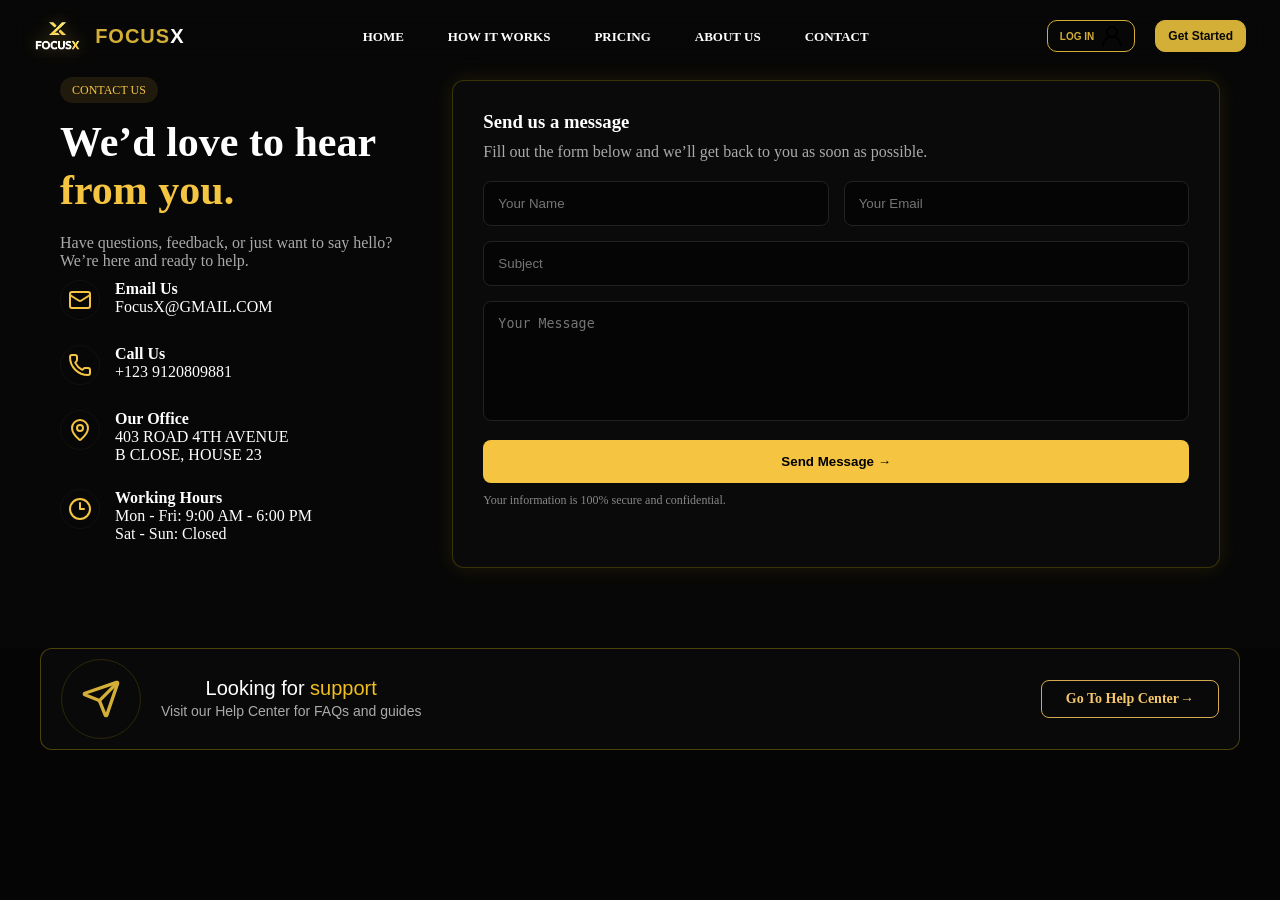
<file: contact.html>
<!DOCTYPE html>
<html lang="en">

<head>
    <meta charset="UTF-8">
    <meta name="viewport" content="width=device-width, initial-scale=1.0">
    <title>FocusX || CONTACT PAGE</title>
    <link rel="stylesheet" href="contact.css">
</head>

<body>
    <div class="page-layout">
        <header class="navbar">
            <div class="logo">
                <img src="images/logo-img.png" alt="FOCUSX LOGO" class="img-logo">
                <div class="logo-text">
                    <h1>FOCUS<SPAN class="x">X</SPAN>
                    </h1>
                </div>
            </div>
            <nav>
                <ul>
                    <li><a href="./index.html">HOME</a></li>
                    <li><a href="./index.html#how-it-works">HOW IT WORKS</a></li>
                    <li><a href="./index.html#pricing">PRICING</a></li>
                    <li><a href="./index.html#about-us">ABOUT US</a></li>
                    <li><a href="./contact.html">CONTACT</a></li>
                </ul>
            </nav>
            <button class="menu-btn" id="menuBtn">

                <svg xmlns="http://www.w3.org/2000/svg" width="32" height="32" fill="none" stroke="white"
                    stroke-width="2" viewBox="0 0 24 24">

                    <line x1="3" y1="6" x2="21" y2="6" />
                    <line x1="3" y1="12" x2="21" y2="12" />
                    <line x1="3" y1="18" x2="21" y2="18" />

                </svg>
            </button>
            <div class="btn-container">
                <a href="./login.html" class="login-btn-container">
                    <div>LOG IN</div>
                    <svg xmlns="http://www.w3.org/2000/svg" width="20" height="20" viewBox="0 0 20 20" id="profile">
                        <g id="Page-1" fill="none" fill-rule="evenodd" stroke="none" stroke-width="1">
                            <g id="Dribbble-Light-Preview" fill="#000" transform="translate(-180 -2159)">
                                <g id="icons" transform="translate(56 160)">
                                    <path id="profile-[#1341]"
                                        d="M134 2009c-2.217 0-4.019-1.794-4.019-4s1.802-4 4.019-4 4.019 1.794 4.019 4-1.802 4-4.019 4m3.776.673a5.978 5.978 0 0 0 2.182-5.603c-.397-2.623-2.589-4.722-5.236-5.028-3.652-.423-6.75 2.407-6.75 5.958 0 1.89.88 3.574 2.252 4.673-3.372 1.261-5.834 4.222-6.22 8.218a1.012 1.012 0 0 0 1.004 1.109.99.99 0 0 0 .993-.891c.403-4.463 3.836-7.109 7.999-7.109s7.596 2.646 7.999 7.109a.99.99 0 0 0 .993.891c.596 0 1.06-.518 1.003-1.109-.385-3.996-2.847-6.957-6.22-8.218">
                                    </path>
                                </g>
                            </g>
                        </g>
                    </svg>
                </a>
                <div>
                    <a href="./sign-up.html" class="g-s-b">Get Started</a>
                </div>
        </header>
        <main>

            <section class="contact-section" id="contact">
                <div>
                    <div class="contact-header">
                        <span class="badge">CONTACT US</span>

                        <h1>We’d love to hear <br><span>from you.</span></h1>

                        <p>Have questions, feedback, or just want to say hello?<br>
                            We’re here and ready to help.</p>
                    </div>
                    <div class="contact-info">

                        <div class="info">
                            <div class="icon">
                                <!-- Mail SVG -->
                                <svg xmlns="http://www.w3.org/2000/svg" width="24" height="24" viewBox="0 0 24 24"
                                    fill="none" stroke="currentColor" stroke-width="2" stroke-linecap="round"
                                    stroke-linejoin="round" class="lucide lucide-mail-icon lucide-mail">
                                    <path d="m22 7-8.991 5.727a2 2 0 0 1-2.009 0L2 7" />
                                    <rect x="2" y="4" width="20" height="16" rx="2" />
                                </svg>
                            </div>
                            <div>
                                <h4>Email Us</h4>
                                <p>FocusX@GMAIL.COM</p>
                            </div>
                        </div>

                        <div class="info">
                            <div class="icon">
                                <!-- Phone -->
                                <svg xmlns="http://www.w3.org/2000/svg" width="24" height="24" viewBox="0 0 24 24"
                                    fill="none" stroke="currentColor" stroke-width="2" stroke-linecap="round"
                                    stroke-linejoin="round" class="lucide lucide-phone-icon lucide-phone">
                                    <path
                                        d="M13.832 16.568a1 1 0 0 0 1.213-.303l.355-.465A2 2 0 0 1 17 15h3a2 2 0 0 1 2 2v3a2 2 0 0 1-2 2A18 18 0 0 1 2 4a2 2 0 0 1 2-2h3a2 2 0 0 1 2 2v3a2 2 0 0 1-.8 1.6l-.468.351a1 1 0 0 0-.292 1.233 14 14 0 0 0 6.392 6.384" />
                                </svg>
                            </div>
                            <div>
                                <h4>Call Us</h4>
                                <p>+123 9120809881</p>
                            </div>
                        </div>

                        <div class="info">
                            <div class="icon">
                                <!-- Location -->
                                <svg xmlns="http://www.w3.org/2000/svg" width="24" height="24" viewBox="0 0 24 24"
                                    fill="none" stroke="currentColor" stroke-width="2" stroke-linecap="round"
                                    stroke-linejoin="round" class="lucide lucide-map-pin-icon lucide-map-pin">
                                    <path
                                        d="M20 10c0 4.993-5.539 10.193-7.399 11.799a1 1 0 0 1-1.202 0C9.539 20.193 4 14.993 4 10a8 8 0 0 1 16 0" />
                                    <circle cx="12" cy="10" r="3" />
                                </svg>
                            </div>
                            <div>
                                <h4>Our Office</h4>
                                <p>403 ROAD 4TH AVENUE <br>B CLOSE, HOUSE 23</p>
                            </div>
                        </div>

                        <div class="info">
                            <div class="icon">
                                <!-- Clock -->
                                <svg xmlns="http://www.w3.org/2000/svg" width="24" height="24" viewBox="0 0 24 24"
                                    fill="none" stroke="currentColor" stroke-width="2" stroke-linecap="round"
                                    stroke-linejoin="round" class="lucide lucide-clock3-icon lucide-clock-3">
                                    <circle cx="12" cy="12" r="10" />
                                    <path d="M12 6v6h4" />
                                </svg>
                            </div>
                            <div>
                                <h4>Working Hours</h4>
                                <p>Mon - Fri: 9:00 AM - 6:00 PM<br>Sat - Sun: Closed</p>
                            </div>
                        </div>
                    </div>
                </div>
                <div class="contact-form">

                    <h3>Send us a message</h3>
                    <p>Fill out the form below and we’ll get back to you as soon as possible.</p>

                    <form>

                        <div class="row">
                            <input type="text" placeholder="Your Name">
                            <input type="email" placeholder="Your Email">
                        </div>

                        <input type="text" placeholder="Subject">

                        <textarea placeholder="Your Message"></textarea>

                        <button type="submit" class="btn-submit">Send Message →</button>

                        <span class="secure">Your information is 100% secure and confidential.</span>

                    </form>

                </div>
    </div>
    </section>
    <div class="contact-foot">
        <div class="contact-foot-textandsvg-container">
            <div class="contact-foot-svg-container"><svg xmlns="http://www.w3.org/2000/svg" width="24" height="24"
                    viewBox="0 0 24 24" fill="none" stroke="currentColor" stroke-width="2" stroke-linecap="round"
                    stroke-linejoin="round" class="lucide lucide-send-icon lucide-send">
                    <path
                        d="M14.536 21.686a.5.5 0 0 0 .937-.024l6.5-19a.496.496 0 0 0-.635-.635l-19 6.5a.5.5 0 0 0-.024.937l7.93 3.18a2 2 0 0 1 1.112 1.11z" />
                    <path d="m21.854 2.147-10.94 10.939" />
                </svg></div>
            <div class="contact-foot-text">
                <div class="contact-foot-h"> Looking for <span>support</span></div>
                <div class="contact-foot-p">Visit our Help Center for FAQs and guides</div>
            </div>
        </div>
        <div class="contact-foot-btn">
            Go To Help Center <span>&rarr;</span>
        </div>
    </div>
    </main>
    </div>
    <div class="backdrop" id="backdrop">
        <nav class="mobile-menu" id="mobileMenu">
            <a href="./index.html">HOME</a>
            <a href="./index.html#how-it-works">HOW IT WORKS</a>
            <a href="./index.html#pricing">PRICING</a>
            <a href="./index.html#about-us">ABOUT US</a>
            <a href="./contact.html">CONTACT</a>
            <a href="./login.html" class="mobile-login">
                LOG IN
            </a>
            <a href="./sign-up.html" class="mobile-start">
                GET STARTED
            </a>
        </nav>
    </div>
</body>
<script src="./script.js"></script>

</html>
</file>
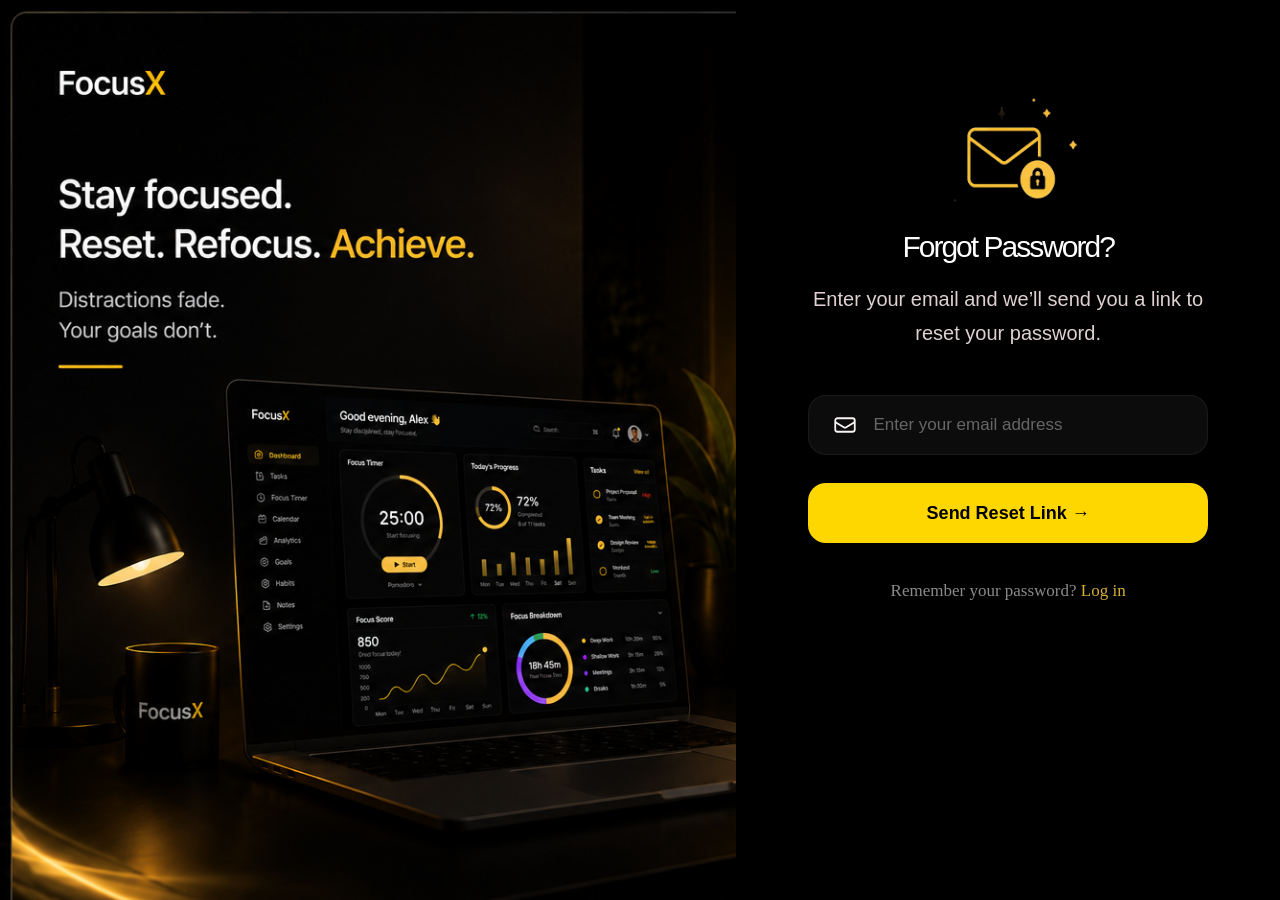
<file: forgetpassword.html>
<!DOCTYPE html>
<html lang="en">
<head>
  <meta charset="UTF-8">
  <meta name="viewport" content="width=device-width, initial-scale=1.0">

  <title>FocusX Forgot Password</title>

  <!-- CSS -->
  <link rel="stylesheet" href="forgetpassword.css">

  <!-- FONT -->
  <link rel="preconnect" href="https://fonts.googleapis.com">
  <link href="https://fonts.googleapis.com/css2?family=Inter:wght@300;400;500;600;700&display=swap" rel="stylesheet">
</head>

<body>

  <div class="container">

    <!-- LEFT IMAGE -->
    <div class="left-side">
      <img src="images/forget.png" alt="hero-img">
    </div>

    <!-- RIGHT SIDE -->
    <div class="right-side">

      <div class="form">

        <!-- MAIL IMAGE -->
        <img src="images/lock.png" class="mail-icon" alt="">

        <h1>Forgot Password?</h1>

        <p class="subtitle">
          Enter your email and we’ll send you
          a link to reset your password.
        </p>

        <!-- INPUT -->
        <div class="input-box">

          <!-- MAIL SVG -->
          <svg xmlns="http://www.w3.org/2000/svg"
          fill="none" viewBox="0 0 24 24"
          stroke-width="1.8" stroke="currentColor">

            <path stroke-linecap="round"
            stroke-linejoin="round"
            d="M21.75 7.5v9A2.25 2.25 0 0119.5 18.75h-15A2.25 2.25 0 012.25 16.5v-9m19.5 
            0A2.25 2.25 0 0019.5 5.25h-15A2.25 2.25 0 002.25 7.5m19.5 
            0v.243a2.25 2.25 0 01-1.07 1.916l-7.5 
            4.615a2.25 2.25 0 01-2.36 0l-7.5-4.615A2.25 
            2.25 0 012.25 7.743V7.5"/>

          </svg>

          <input type="email" placeholder="Enter your email address">

        </div>

        <!-- BUTTON -->
        <button class="reset-btn">
          Send Reset Link →
        </button>

        <!-- BOTTOM -->
        <div class="bottom-text">
          Remember your password?
          <a href="./login.html">Log in</a>
        </div>

      </div>

    </div>

  </div>

</body>
</html>
</file>
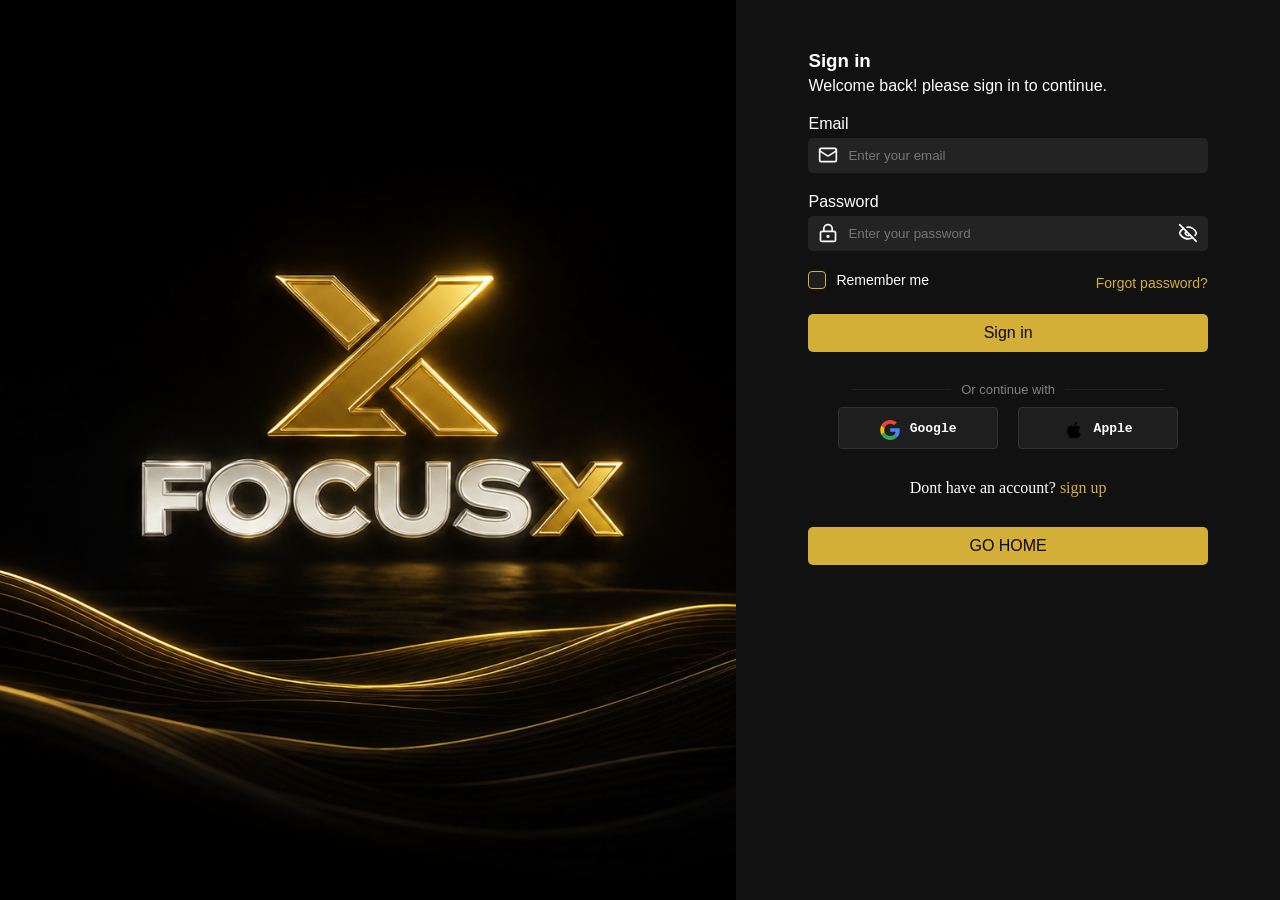
<file: login.html>
<!DOCTYPE html>
<html lang="en">

<head>
    <meta charset="UTF-8">
    <meta name="viewport" content="width=device-width, initial-scale=1.0">
    <title>FOCUS || login page
    </title>
    <link rel="stylesheet" href="login.css">
</head>

<body>
    <div class="login-page-layout">
        <figure class="img-container">
            <img class="hero-img" src="images/login-img-2.png" alt="Login page background illustration">
        </figure>
        <section class="form-container">
            <article class="form">
                <h1>Sign in</h1>
                <p>Welcome back! please sign in to continue.</p>
                <form action="sign in" method="POST">
                    <fieldset>
                        <div>
                            <label for="email">Email</label>
                            <div class="input-container">
                                <span class="mail" aria-hidden="true"><svg xmlns="http://www.w3.org/2000/svg" width="24"
                                        height="24" viewBox="0 0 24 24" fill="none" stroke="currentColor"
                                        stroke-width="2" stroke-linecap="round" stroke-linejoin="round"
                                        class="lucide lucide-mail-icon lucide-mail">
                                        <path d="m22 7-8.991 5.727a2 2 0 0 1-2.009 0L2 7" />
                                        <rect x="2" y="4" width="20" height="16" rx="2" />
                                    </svg></span>
                                <input type="email" id="email" placeholder="Enter your email" required>
                            </div>
                        </div>
                        <div>
                            <label for="password">Password</label>
                            <div class="input-container">
                                <span class="padlock" aria-hidden="true"><svg xmlns="http://www.w3.org/2000/svg"
                                        width="24" height="24" viewBox="0 0 24 24" fill="none" stroke="currentColor"
                                        stroke-width="2" stroke-linecap="round" stroke-linejoin="round"
                                        class="lucide lucide-lock-keyhole-icon lucide-lock-keyhole">
                                        <circle cx="12" cy="16" r="1" />
                                        <rect x="3" y="10" width="18" height="12" rx="2" />
                                        <path d="M7 10V7a5 5 0 0 1 10 0v3" />
                                    </svg></span>
                                <input type="password" id="password" placeholder="Enter your password"
                                    pattern="^(?=.*[a-z])(?=.*[A-Z])(?=.*\d)(?=.*[^A-Za-z0-9]).{10,20}$"
                                    title="10-20 chars, 1 uppercase, 1 lowercase, 1 number, 1 symbol" required>
                                <span class="eye" aria-hidden="true"><svg id="eye" xmlns="http://www.w3.org/2000/svg"
                                        width="24" height="24" viewBox="0 0 24 24" fill="none" stroke="currentColor"
                                        stroke-width="2" stroke-linecap="round" stroke-linejoin="round"
                                        class="lucide lucide-eye-off-icon lucide-eye-off">
                                        <path
                                            d="M10.733 5.076a10.744 10.744 0 0 1 11.205 6.575 1 1 0 0 1 0 .696 10.747 10.747 0 0 1-1.444 2.49" />
                                        <path d="M14.084 14.158a3 3 0 0 1-4.242-4.242" />
                                        <path
                                            d="M17.479 17.499a10.75 10.75 0 0 1-15.417-5.151 1 1 0 0 1 0-.696 10.75 10.75 0 0 1 4.446-5.143" />
                                        <path d="m2 2 20 20" />
                                    </svg></span>
                            </div>
                            <div class="remember-me-container">
                                <label class="custom-checkbox">
                                    <input type="checkbox" id="checked">
                                    <span class="checkmark"></span>
                                    Remember me
                                </label>
                                <div class="forgot-password">
                                    <a href="./forgetpassword.html">Forgot password?</a>
                                </div>
                            </div>
                            <button class="login-button" type="submit">Sign in</button>
                            <div class="line-container">
                                <div class="line"></div>
                                <div class="or">Or continue with</div>
                                <div class="line"></div>
                            </div>
                            <div class="other-options-container">
                                <div class="google-container">
                                    <div>
                                        <svg xmlns="http://www.w3.org/2000/svg" width="2443" height="2500"
                                            preserveAspectRatio="xMidYMid" viewBox="0 0 256 262" id="google">
                                            <path fill="#4285F4"
                                                d="M255.878 133.451c0-10.734-.871-18.567-2.756-26.69H130.55v48.448h71.947c-1.45 12.04-9.283 30.172-26.69 42.356l-.244 1.622 38.755 30.023 2.685.268c24.659-22.774 38.875-56.282 38.875-96.027">
                                            </path>
                                            <path fill="#34A853"
                                                d="M130.55 261.1c35.248 0 64.839-11.605 86.453-31.622l-41.196-31.913c-11.024 7.688-25.82 13.055-45.257 13.055-34.523 0-63.824-22.773-74.269-54.25l-1.531.13-40.298 31.187-.527 1.465C35.393 231.798 79.49 261.1 130.55 261.1">
                                            </path>
                                            <path fill="#FBBC05"
                                                d="M56.281 156.37c-2.756-8.123-4.351-16.827-4.351-25.82 0-8.994 1.595-17.697 4.206-25.82l-.073-1.73L15.26 71.312l-1.335.635C5.077 89.644 0 109.517 0 130.55s5.077 40.905 13.925 58.602l42.356-32.782">
                                            </path>
                                            <path fill="#EB4335"
                                                d="M130.55 50.479c24.514 0 41.05 10.589 50.479 19.438l36.844-35.974C195.245 12.91 165.798 0 130.55 0 79.49 0 35.393 29.301 13.925 71.947l42.211 32.783c10.59-31.477 39.891-54.251 74.414-54.251">
                                            </path>
                                        </svg>
                                    </div>
                                    Google
                                </div>
                                <div class="apple-container">
                                    <div><svg xmlns="http://www.w3.org/2000/svg" viewBox="0 0 24 24" id="apple">
                                            <path
                                                d="M14.94,5.19A4.38,4.38,0,0,0,16,2,4.44,4.44,0,0,0,13,3.52,4.17,4.17,0,0,0,12,6.61,3.69,3.69,0,0,0,14.94,5.19Zm2.52,7.44a4.51,4.51,0,0,1,2.16-3.81,4.66,4.66,0,0,0-3.66-2c-1.56-.16-3,.91-3.83.91s-2-.89-3.3-.87A4.92,4.92,0,0,0,4.69,9.39C2.93,12.45,4.24,17,6,19.47,6.8,20.68,7.8,22.05,9.12,22s1.75-.82,3.28-.82,2,.82,3.3.79,2.22-1.24,3.06-2.45a11,11,0,0,0,1.38-2.85A4.41,4.41,0,0,1,17.46,12.63Z">
                                            </path>
                                        </svg></div>
                                    <div>Apple</div>
                                </div>
                            </div>
                            <div class="sign-up">Dont have an account? <a href="./sign-up.html">sign up</a></div>
                            <a href="/index.html" class="home">GO HOME </a>
                        </div>
                </form>
    </div>
    </div>
    </div>
    <script src="./login.js"></script>
</body>

</html>
</file>
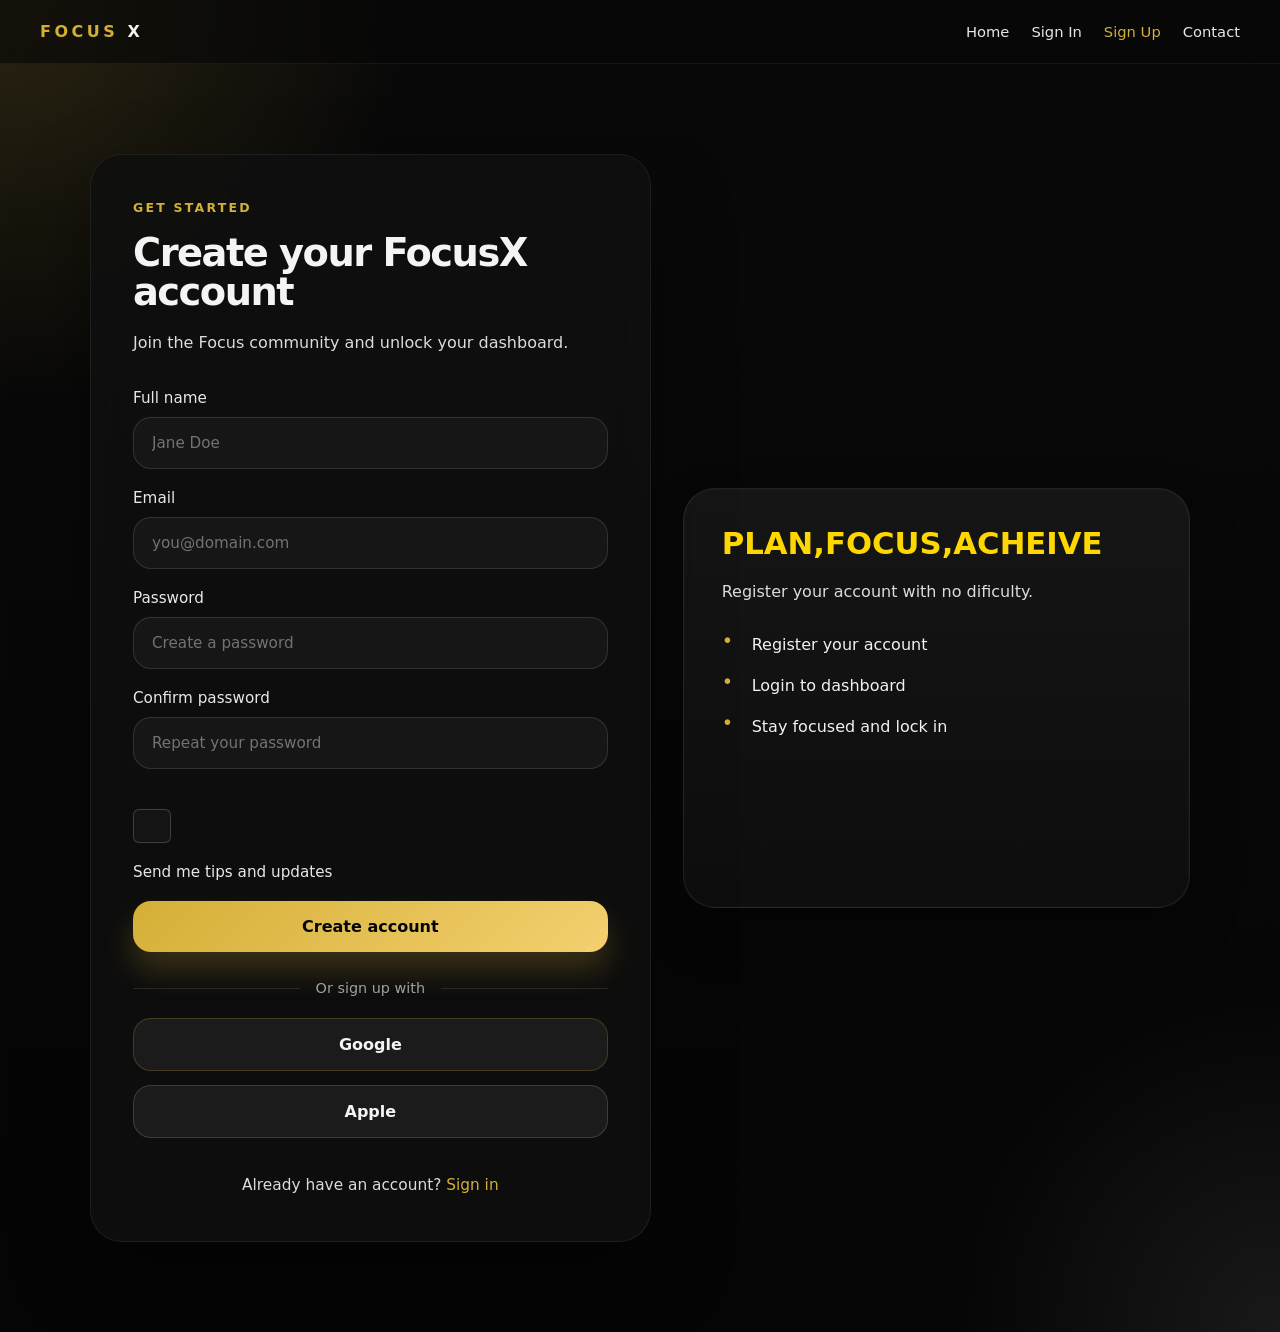
<file: sign-up.html>
<!DOCTYPE html>
<html lang="en">

<head>
    <meta charset="UTF-8">
    <meta name="viewport" content="width=device-width, initial-scale=1.0">
    <title>FOCUS | Sign Up</title>
    <link rel="stylesheet" href="sign-up.css">
</head>

<body>
    <div class="page-shell">
        <header class="topbar">
            <a class="brand" href="index.html">FOCUS <span>X</span></a>
            <nav class="page-nav">
                <a href="index.html">Home</a>
                <a href="login.html">Sign In</a>
                <a class="active" href="sign-up.html">Sign Up</a>
                <a href="contact.html">Contact</a>
            </nav>
        </header>

        <main class="signup-section">
            <section class="signup-panel">
                <div class="panel-copy">
                    <span class="eyebrow">Get started</span>
                    <h1>Create your FocusX account</h1>
                    <p>Join the Focus community and unlock your dashboard.</p>
                </div>

                <form class="signup-form" id="signUpForm">
                    <label>
                        <span>Full name</span>
                        <input type="text" id="nameInput" name="name" placeholder="Jane Doe" required>
                    </label>

                    <label>
                        <span>Email</span>
                        <input type="email" name="email" placeholder="you@domain.com" required>
                    </label>

                    <label>
                        <span>Password</span>
                        <input type="password" name="password" id="password" placeholder="Create a password"
                            pattern="^(?=.*[a-z])(?=.*[A-Z])(?=.*\d)(?=.*[^A-Za-z0-9]).{10,20}$"
                            title="10-20 chars, 1 uppercase, 1 lowercase, 1 number, 1 symbol" required>
                    </label>

                    <label>
                        <span>Confirm password</span>
                        <input type="password" name="confirm" id="confirm" placeholder="Repeat your password" required>
                    </label>
                    <p id="error" style="color:red;"></p>
                    <div class="form-meta">
                        <label class="checkbox-label">
                            <input type="checkbox" name="newsletter">
                            <span class="checkbox-custom"></span>
                            Send me tips and updates
                        </label>
                    </div>

                    <button class="submit-button" type="submit" id="submit">Create account</button>

                    <div class="divider"><span>Or sign up with</span></div>

                    <div class="social-row">
                        <button type="button" class="social-button google">Google</button>
                        <button type="button" class="social-button apple">Apple</button>
                    </div>

                    <p class="signin-note">Already have an account? <a href="./login.html">Sign in</a></p>
                </form>
                <div class="overlay" id="overlay">

                    <div class="popup">

                        <h2 id="greetingText"></h2>

                        <p id="messageText"></p>

                        <button id="closeBtn">
                            Close
                        </button>

                    </div>

                </div>
            </section>

            <aside class="feature-panel">
                <div class="feature-card">
                    <h2>PLAN,FOCUS,ACHEIVE</h2>
                    <p>Register your account with no dificulty.</p>
                    <ul>
                        <li>Register your account</li>
                        <li>Login to dashboard</li>
                        <li>Stay focused and lock in</li>
                    </ul>
                </div>
            </aside>
        </main>
    </div>
</body>
<script src="signup.js"></script>

</html>
</file>
<file: style.css>
* {
    margin: 0;
    padding: 0;
    box-sizing: border-box;
}

body {
    background-color: black;
    color: white;
    overflow-x: hidden;
}

html {
    scroll-behavior: smooth;
}

.navbar {
    display: flex;
    justify-content: space-between;
    align-items: center;
    background-color: rgba(17, 17, 17, 0.1);
    padding: 10px 24px;
    border-radius: 10px;
    margin-top: 10px;
    position: fixed;
    top: 0;
    z-index: 1000;
    margin-left: 10px;
    margin-right: 10px;
    width: calc(100% - 20px);
    backdrop-filter: blur(10px);
    animation: slideDown 0.6s ease-out;
}

.logo {
    display: flex;
    align-items: center;
    gap: 12px;
}

.img-logo {
    height: 32px;
    width: auto;
    flex-shrink: 0;
    image-rendering: -webkit-optimize-contrast;
    filter: drop-shadow(0 0 8px rgba(212, 175, 55, 0.4));
    animation: fadeInScale 0.7s ease-out;
}

/* ============ KEYFRAME ANIMATIONS ============ */

@keyframes slideDown {
    from {
        transform: translateY(-100%);
        opacity: 0;
    }

    to {
        transform: translateY(0);
        opacity: 1;
    }
}

@keyframes fadeInScale {
    from {
        opacity: 0;
        transform: scale(0.8);
    }

    to {
        opacity: 1;
        transform: scale(1);
    }
}

@keyframes fadeInUp {
    from {
        opacity: 0;
        transform: translateY(30px);
    }

    to {
        opacity: 1;
        transform: translateY(0);
    }
}

@keyframes fadeIn {
    from {
        opacity: 0;
    }

    to {
        opacity: 1;
    }
}

@keyframes slideInLeft {
    from {
        opacity: 0;
        transform: translateX(-50px);
    }

    to {
        opacity: 1;
        transform: translateX(0);
    }
}

@keyframes slideInRight {
    from {
        opacity: 0;
        transform: translateX(50px);
    }

    to {
        opacity: 1;
        transform: translateX(0);
    }
}

@keyframes twinkle {
    0% {
        opacity: 0.3;
        filter: drop-shadow(0 0 2px rgba(212, 175, 55, 0.3));
    }

    50% {
        opacity: 1;
        filter: drop-shadow(0 0 8px rgba(212, 175, 55, 0.8));
    }

    100% {
        opacity: 0.3;
        filter: drop-shadow(0 0 2px rgba(212, 175, 55, 0.3));
    }
}

@keyframes rotate360 {
    from {
        transform: rotate(0deg);
    }

    to {
        transform: rotate(360deg);
    }
}

@keyframes bounce {

    0%,
    100% {
        transform: translateY(0);
    }

    50% {
        transform: translateY(-10px);
    }
}

@keyframes scaleUp {
    from {
        opacity: 0;
        transform: scale(0.5);
    }

    to {
        opacity: 1;
        transform: scale(1);
    }
}

.logo-text {
    font-family: poppins, sans-serif;
    font-weight: bold;
    font-size: 10px;
    color: #d4af37;
    letter-spacing: 1px;
    text-transform: uppercase;
}

.logo-text span {
    color: white;
}

.navbar nav ul {
    display: flex;
    gap: 20px;
    list-style: none;
}

nav ul li a {
    color: white;
    text-decoration: none;
    font-family: serif;
    font-size: small;
    padding: 8px 12px;
    border-radius: 4px;
    position: relative;
    font-weight: bold;
    transition: background-color 0.3s ease;
}

nav ul li a:hover {
    color: #d4af37;
}

nav ul li a:hover::after {
    content: '';
    position: absolute;
    bottom: 4px;
    left: 12px;
    right: 12px;
    height: 2px;
    background-color: #D4AF37;
    transform: scaleX(1);
    animation: underline-slide 0.3s ease forwards;
}

@keyframes underline-slide {
    from {
        transform: scaleX(0);
    }

    to {
        transform: scaleX(1);
    }
}

nav ul li a.active {
    color: #D4AF37;
}

nav ul li a.active::after {
    content: '';
    position: absolute;
    bottom: 4px;
    left: 12px;
    right: 12px;
    height: 2px;
    background-color: #D4AF37;
    transform: scaleX(1);
}

nav ul li a.focus-link {
    color: #D4AF37;
    font-weight: bold;
}

nav ul li a.focus-link::after {
    content: '';
    position: absolute;
    bottom: 4px;
    left: 12px;
    right: 12px;
    height: 2px;
    background-color: #D4AF37;
    transform: scaleX(1);
}

.login-btn-container {
    display: flex;
    align-items: center;
    gap: 8px;
    color: #D4AF37;
    border: 1px solid #D4AF37;
    border-radius: 10px;
    height: 32px;
    padding: 0 12px;
    font-family: 'Poppins', sans-serif;
    font-weight: bold;
    font-size: 10px;
    text-decoration: none;
}


.login-btn-container:hover {
    background-color: #D4AF37;
    color: #000;
    cursor: pointer;
    transition: background-color 0.3s ease, color 0.3s ease;
}

.login-btn-container:hover svg {
    filter: drop-shadow(0 0 8px rgba(212, 175, 55, 0.8));
    transition: filter 0.3s ease;
}

.g-s-b {
    display: flex;
    align-items: center;
    gap: 8px;
    color: #080808;
    border: 1px solid #D4AF37;
    border-radius: 10px;
    height: 32px;
    padding: 0 12px;
    font-family: 'Poppins', sans-serif;
    font-weight: bold;
    font-size: 12px;
    background-color: #D4AF37;
    text-decoration: none;
}

.g-s-b:hover {
    background-color: #685b2d;
    color: #000;
    cursor: pointer;
    transition: background-color 0.3s ease, color 0.3s ease;
}

.btn-container {
    display: flex;
    justify-content: center;
    align-items: center;
    flex-direction: row;
    gap: 20px;
}

.hero-section {
    display: flex;
    width: 100%;
    height: 100vh;
    overflow: clip;
    position: relative;
}

.layout {
    position: relative;
    display: flex;
    flex-direction: column;
    justify-content: center;
    align-items: flex-start;
    width: 100%;
    padding-top: 100px;
    padding-left: 40px;
}

.hero-img {
    position: absolute;
    width: 100%;
    height: 100%;
    object-fit: cover;
    display: block;
    filter: brightness(0.5);
    z-index: -1;
}

.hero-text {
    margin-bottom: 20px;
}

h2 svg {
    width: 10px;
    height: 24px;
    vertical-align: middle;
    margin-right: 6px;
    color: #D4AF37;
}

h2 {
    font-family: 'Poppins', sans-serif;
    font-weight: 300px;
    font-size: 12px;
    color: rgb(235, 223, 156);
    margin-bottom: 10px;
    border-radius: 20px;
    padding: 4px 8px;
    display: inline-block;
    animation: fadeInUp 0.8s ease-out 0.2s backwards;
}

h3 {
    font-family: 'Franklin Gothic Medium', 'Arial Narrow', Arial, sans-serif;
    font-weight: 300px;
    font-size: 37px;
    color: white;
    margin-bottom: 2px;
    animation: fadeInUp 0.8s ease-out 0.4s backwards;
}

h4 {
    font-family: 'Franklin Gothic Medium', 'Arial Narrow', Arial, sans-serif;
    font-weight: 300px;
    font-size: 37px;
    color: white;
    margin-bottom: 2px;
    animation: fadeInUp 0.8s ease-out 0.6s backwards;
}

h5 {
    font-family: 'Franklin Gothic Medium', 'Arial Narrow', Arial, sans-serif;
    font-weight: 300px;
    font-size: 37px;
    color: #f1c01f;
    margin-bottom: 2px;
    animation: fadeInUp 0.8s ease-out 0.8s backwards;
}

p {
    font-family: 'Poppins', sans-serif;
    font-weight: 300px;
    font-size: 14px;
    margin-bottom: 30px;
    max-width: 420px;
    line-height: 1.5;
    animation: fadeInUp 0.8s ease-out 1s backwards;
}

.hero-g-s-b {
    background: linear-gradient(135deg, #f5c76b, #d4a94f);
    color: black;
    border: none;
    padding: 14px 28px;
    font-size: 16px;
    font-weight: 600;
    border-radius: 8px;
    cursor: pointer;
    display: inline-flex;
    align-items: center;
    gap: 10px;
    transition: all 0.3 ease;
    box-shadow: 0 4px 15px rgba(212, 169, 79, 0.3);
    text-decoration: none;
    animation: scaleUp 0.6s ease-out 1.2s backwards;
}

.hero-g-s-b span {
    transition: transform 0.3s ease;
}

.hero-g-s-b:hover {
    transform: translateY(-2px);
    box-shadow: 0 8px 25px rgba(212, 169, 79, 0.5);
}

.hero-g-s-b:hover span {
    transform: translateX(5px);
}

.hero-g-s-b:active {
    transform: scale(0.97);
}

.hero-btn-container {
    display: flex;
    align-items: center;
    gap: 20px;
    margin-bottom: 20px;
}

.e-f-b {
    display: inline-flex;
    padding: 14px 28px;
    font-size: 16px;
    font-weight: 600;
    color: #f5c76b;
    background: transparent;
    border: 1.5px solid #d4a94f;
    border-radius: 8px;
    text-decoration: none;
    transition: all 0.3s ease;
    animation: scaleUp 0.6s ease-out 1.2s backwards;
}

.e-f-b:hover {
    background: linear-gradient(135deg, #f5c76b, #d4a94f);
    color: black;
    box-shadow: 0 8px 25px rgba(212, 169, 79, 0.4);
    transform: translateY(-2px);
}

.e-f-b:active {
    transform: scale(0.97);
}

.images {
    height: 70px;
    width: auto;
    flex-shrink: 0;
    image-rendering: -webkit-optimize-contrast;
    animation: fadeInUp 0.8s ease-out 1.4s backwards;
}

.stars-container {
    display: flex;
    gap: 4px;
    animation: fadeInUp 0.8s ease-out 1.5s backwards;
}

.stars-container svg {
    width: 16px;
    height: 16px;
    color: #D4AF37;
    transition: transform 0.3s ease;
    fill: #D4AF37;
    animation: twinkle 2s ease-in-out infinite;
}

.stars-container svg:nth-child(1) {
    animation-delay: 0s;
}

.stars-container svg:nth-child(2) {
    animation-delay: 0.3s;
}

.stars-container svg:nth-child(3) {
    animation-delay: 0.6s;
}

.stars-container svg:nth-child(4) {
    animation-delay: 0.9s;
}

.stars-container svg:nth-child(5) {
    animation-delay: 1.2s;
}

.stars-container svg:hover {
    transform: scale(1.3) rotate(20deg);
}

.icon-container {
    display: flex;
    align-items: center;
    gap: 1px;
    flex-wrap: nowrap;
    animation: fadeInUp 0.8s ease-out 1.4s backwards;
}

.t-svg {
    transition: transform 0.3s ease;
    flex-direction: column;
}

.icon-container .images {
    vertical-align: middle;
}

.icon-container .t-svg {
    display: flex;
    align-items: center;
}

.features {
    background: transparent;
    margin: 0 auto;
}

.features-container {
    display: flex;
    flex-wrap: wrap;
    justify-content: space-between;
    gap: 1px;
    border: 1px solid rgba(255, 215, 0, 0.2);
    border-radius: 16px;
    padding: 15px;
    background: linear-gradient(145deg, #0a0a0a, #111);
    box-shadow: 0 0 40px rgba(225, 215, 0, 0.05);
    backdrop-filter: blur(10px);
    width: 100%;
    max-width: 1200px;
    margin: 0 auto;
    gap:20px;
}

.feature-box {
    flex: 1 1 180px;
    max-width: 200px;
    display: flex;
    align-items: flex-start;
    gap: 7px;
    padding: 10px;
    border-radius: 12px;
    background: rgba(225, 225, 255, 0.02);
    transition: 0.3s ease;
    border-right: 1px solid rgba(255, 215, 0, 0.15);
    border: 1px solid rgba(255, 215, 0, 0.15);
    opacity: 0;
    animation: slideInLeft 0.6s ease-out forwards;
}

.feature-box:nth-child(1) {
    animation-delay: 0.1s;
}

.feature-box:nth-child(2) {
    animation-delay: 0.2s;
}

.feature-box:nth-child(3) {
    animation-delay: 0.3s;
}

.feature-box:nth-child(4) {
    animation-delay: 0.4s;
}

.feature-box:nth-child(5) {
    animation-delay: 0.5s;
}

.feature-box:last-child {
    border-right: none;
}

.feature-box:hover {
    transform: translate(-5px);
    border: 1px solid gold;
    box-shadow: 0 0 20px rgba((255), (215), (0), 0.2);
}

.icon {
    min-width: 40px;
    height: 40px;
    display: flex;
    align-items: center;
    justify-content: center;
    border-radius: 50%;
    background: rgba(255, 215, 0, 0.1);
    color: gold;
    font-size: 10px;
}

.feature-box .feature-title {
    color: #fff;
    font-size: 15px;
}

.p {
    color: #aaa;
    font-size: 12px;
    line-height: 1.4;
}

.icon svg {
    width: 20px;
    height: 20px;
    transition: transform 0.3s ease;
}

.feature-box:hover .icon svg {
    transform: rotate(360deg) scale(1.1);
    animation: rotate360 0.6s ease-in-out;
}

.foot {
    text-align: center;
    font-family: 'Poppins', sans-serif;
    font-weight: 300px;
    font-size: 15px;
    color: white;
    margin-top: 5px;
    display: flex;
    align-self: center;
}

.how-it-works {
    background: black;
    padding-right: 20px;
    padding-left: 20px;
    margin-top: 30px;
}

.h-i-w-h-container {
    display: flex;
    justify-content: center;
    align-items: center;
    width: 100%;
    margin-bottom: 10px;
}

.h-i-w-h {
    font-family: 'Poppins', sans-serif;
    font-weight: 300px;
    font-size: 15px;
    color: gold;
    border-radius: 20px;
    padding: 4px 8px;
    border: 1px solid gold;
    width: 150px;
    text-align: center;
    animation: fadeInScale 0.6s ease-out 0.2s backwards;
}

.h-i-w-h2 {
    font-family: 'Poppins', sans-serif;
    font-weight: bold;
    font-size: 40px;
    color: white;
    text-align: center;
    margin-bottom: 10px;
    animation: fadeInUp 0.8s ease-out 0.4s backwards;
}

.h-i-w-h2 span {
    color: #f1ba05;
}

.how-it-works p {
    font-family: 'Poppins', sans-serif;
    font-weight: 300px;
    font-size: 14px;
    color: #faf9f9;
    text-align: center;
    max-width: 600px;
    margin: 0 auto;
    animation: fadeInUp 0.8s ease-out 0.6s backwards;
}

.step-number {
    font-size: 20px;
    background-color: #000;
    color: #D4AF37;
    border: 1px solid;
    border-radius: 50%;
    width: 30px;
    height: 30px;
    font-weight: bold;
    display: flex;
    align-items: center;
    justify-content: center;
    margin: -25px 0 10px 0;
    animation: bounce 1s ease-in-out infinite;
}

.how-it-works-card-container {
    display: flex;
    justify-content: center;
    align-items: center;
    gap: 20px;
    margin-top: 30px;
    flex-wrap: wrap;
    border-bottom: 30px;
}

.how-it-works-card .svg-container svg {
    width: 50px;
    height: 70px;
    color: gold;
    fill: gold;
}

.svg-container {
    border: 0.2px solid gold;
    width: 90px;
    height: 90px;
    display: flex;
    align-items: center;
    justify-content: center;
    border-radius: 50%;
    padding: 20px;
    background: transparent;
}

.card-text-h {
    font-size: 16px;
    font-weight: bold;
    color: white;
    margin-bottom: 4px;
    text-align: center;
}

.card-text-p {
    font-size: 12px;
    color: #aaa;
    line-height: 1.4;
    text-align: center;
}

.arrow svg {
    width: 70px;
    height: 50px;
    color: #D4AF37;
    fill: #D4AF37;
    transition: transform 0.3s ease;
    filter: drop-shadow(0 0 8px rgba(212, 175, 55, 0.8)) drop-shadow(0 0 16px rgba(212, 175, 55, 0.5)) drop-shadow(0 0 24px rgba(212, 175, 55, 0.3));
    animation: slideInRight 0.6s ease-out;
}

.arrow svg:hover {
    transform: scaleX(1.2);
    animation: slideInRight 0.6s ease-out;
}

.how-it-works-card {
    display: flex;
    flex-direction: column;
    align-items: center;
    gap: 5px;
    height: 250px;
    border: 1px solid rgba(73, 73, 70, 0.15);
    width: 200px;
    border-radius: 12px;
    padding: 10px;
    background: rgba(225, 225, 255, 0.02);
    transition: all 0.4s cubic-bezier(0.175, 0.885, 0.32, 1.275);
    cursor: pointer;
    opacity: 0;
    animation: slideInLeft 0.6s ease-out forwards;
}

.how-it-works-card:nth-child(1) {
    animation-delay: 0.1s;
}

.how-it-works-card:nth-child(3) {
    animation-delay: 0.2s;
}

.how-it-works-card:nth-child(5) {
    animation-delay: 0.3s;
}

.how-it-works-card:hover {
    transform: translateY(-10px);
    border-color: rgba(212, 175, 55, 0.6);
    background: rgba(212, 175, 55, 0.08);
    box-shadow:
        0 20px 40px rgba(0, 0, 0, 0.3),
        0 0 20px rgba(212, 175, 55, 0.2),
        inset 0 1px 0 rgba(255, 255, 255, 0.1);
}

.how-it-works-card .svg-container svg {
    width: 50px;
    height: 70px;
    color: gold;
    fill: gold;
    transition: transform 0.3s ease;
}

.how-it-works-card:hover .svg-container svg {
    transform: rotate(15deg) scale(1.1);
}

.rocket svg {
    width: 40px;
    height: 40px;
    color: #D4AF37;
    transition: transform 0.3s ease;
    animation: bounce 2s ease-in-out infinite;
}

.rocket {
    border: 1px solid rgba(236, 214, 12, 0.15);
    width: 80px;
    height: 80px;
    border-radius: 50%;
    display: flex;
    align-items: center;
    justify-content: center;
    animation: scaleUp 0.8s ease-out 0.5s backwards;
}

.h-i-w-text-h {
    font-family: 'Franklin Gothic Medium', 'Arial Narrow', Arial, sans-serif;
    font-weight: 300px;
    font-size: 20px;
    color: white;
    margin-bottom: 2px;
}

.h-i-w-text-h span {
    color: #f1c01f;
}

.h-i-w-text-p {
    font-family: 'Poppins', sans-serif;
    font-weight: 300px;
    font-size: 14px;
    color: #aaa;
    line-height: 1.4;
}

.h-i-w-g-s-b {
    display: inline-flex;
    padding: 10px 24px;
    font-size: 14px;
    font-weight: 600;
    color: #f5c76b;
    background: transparent;
    border: 1.5px solid #d4a94f;
    border-radius: 8px;
    text-decoration: none;
    transition: all 0.3s ease;
    cursor: pointer;
    text-decoration: none;
}

.h-i-w-g-s-b span {
    transition: transform 0.3s ease;
    margin-left: 1px;
}

.h-i-w-g-s-b:hover {
    background: linear-gradient(135deg, #f5c76b, #d4a94f);
    color: black;
    box-shadow: 0 8px 25px rgba(212, 169, 79, 0.4);
    transform: translateY(-2px);
}

.h-i-w-text-container {
    display: flex;
    flex-direction: column;
    align-items: center;
    justify-content: center;
}

.h-i-w-svg-text-container {
    display: flex;
    align-items: center;
    gap: 20px;
}

.h-i-w-foot {
    display: flex;
    justify-content: space-between;
    align-items: center;
    border: 1px solid rgba(245, 221, 5, 0.274);
    padding: 10px 20px;
    border-radius: 12px;
    margin-top: 30px;
    background: rgba(225, 225, 255, 0.02);
    margin-left: 40px;
    margin-right: 40px;
}

.pricing-h-container {
    display: flex;
    justify-content: center;
    align-items: center;
    width: 100%;
    margin-bottom: 10px;
}

.pricing-h {
    font-family: 'Courier New', Courier, monospace;
    font-weight: 300px;
    font-size: 17px;
    color: gold;
    border-radius: 20px;
    padding: 4px 8px;
    border: 1px solid gold;
    width: 150px;
    text-align: center;
    margin-top: 30px;
    animation: fadeInScale 0.6s ease-out 0.2s backwards;
}

.pricing-h2 {
    font-family: 'Poppins', sans-serif;
    font-weight: bold;
    font-size: 40px;
    color: white;
    text-align: center;
    margin-bottom: 10px;
    animation: fadeInUp 0.8s ease-out 0.4s backwards;
}

.pricing-h2 span {
    color: #f1ba05;
}

.pricing p {
    font-family: 'Poppins', sans-serif;
    font-weight: 300px;
    font-size: 14px;
    color: #faf9f9;
    text-align: center;
    max-width: 600px;
    margin: 0 auto;
    animation: fadeInUp 0.8s ease-out 0.6s backwards;
}

.free-card-icon {
    border: 0.2px solid gold;
    width: 50px;
    height: 50px;
    display: flex;
    align-items: center;
    justify-content: center;
    border-radius: 50%;
    padding: 10px;
    background: transparent;
}

.free-card-icon svg {
    width: 30px;
    height: 30px;
    color: gold;
}

.free-card-h {
    font-size: 24px;
    font-family: 'Franklin Gothic Medium', 'Arial Narrow', Arial, sans-serif;
    font-weight: 300px;
    color: white;
    margin-top: 10px;
}

.free-card-p {
    font-size: 14px;
    color: #aaa;
    line-height: 1.4;
    margin-top: 5px;
}

.free-card-header {
    border-bottom: 1px solid rgba(77, 76, 73, 0.10);
    padding-bottom: 10px;
    display: flex;
    flex-direction: column;
    align-items: center;
}

.free-card-body {
    display: flex;
    flex-direction: column;
    align-items: center;
}

.free-card-price {
    font-size: 30px;
    font-weight: 300px;
    color: white;
    margin-top: 10px;
    font-family: 'Franklin Gothic Medium', 'Arial Narrow', Arial, sans-serif;
}

.free-card-price span {
    color: rgb(199, 197, 197);
    font-size: 16px;
}

.free-card-body ul li svg {
    width: 16px;
    height: 16px;
    color: #D4AF37;
    transition: transform 0.3s ease;
    margin-right: 8px;
}

.free-card-body ul li {
    display: flex;
    align-items: center;
    color: #fffefe;
    font-size: 14px;
    line-height: 1.4;
    margin-top: 10px;
}

.free-card-body ul {
    margin-top: 10px;
}

.free-card-gsb {
    display: inline-flex;
    padding: 10px 24px;
    font-size: 14px;
    font-weight: 600;
    color: #f5c76b;
    background: transparent;
    border: 1.5px solid #d4a94f;
    border-radius: 8px;
    text-decoration: none;
    transition: all 0.3s ease;
    cursor: pointer;
    margin-top: 20px;
    width: 180px;
    display: flex;
    align-self: center;
    align-items: center;
    justify-content: center;
}

.free-card-gsb:hover {
    background: linear-gradient(135deg, #f5c76b, #d4a94f);
    color: black;
    box-shadow: 0 8px 25px rgba(212, 169, 79, 0.4);
    transform: translateY(-2px);
}

.free-card {
    border: 1px solid rgba(73, 73, 70, 0.15);
    width: 250px;
    min-height: 480px;
    border-radius: 12px;
    padding: 20px;
    background: rgba(225, 225, 255, 0.02);
    transition: all 0.4s cubic-bezier(0.175, 0.885, 0.32, 1.275);
    cursor: pointer;
    display: flex;
    flex-direction: column;
    opacity: 0;
    animation: slideInLeft 0.6s ease-out forwards;
}

.free-card {
    animation-delay: 0.1s;
}

.free-card:hover {
    transform: translateY(-10px);
    border-color: rgba(212, 175, 55, 0.6);
    background: rgba(212, 175, 55, 0.08);
    box-shadow:
        0 20px 40px rgba(0, 0, 0, 0.3),
        0 0 20px rgba(212, 175, 55, 0.2),
        inset 0 1px 0 rgba(255, 255, 255, 0.1);
}

.mp {
    background-color: #D4AF37;
    color: black;
    padding: 4px 8px;
    font-size: 12px;
    font-weight: bold;
    border-radius: 4px;
    width: 120px;
    text-align: center;
    margin: -20px 0 10px 0;
}

.pro-card-icon {
    border: 0.2px solid gold;
    width: 50px;
    height: 50px;
    display: flex;
    align-items: center;
    justify-content: center;
    border-radius: 50%;
    padding: 10px;
    background: transparent;
}

.pro-card-icon svg {
    width: 30px;
    height: 30px;
    color: gold;
}

.pro-card-h {
    font-size: 24px;
    font-family: 'Franklin Gothic Medium', 'Arial Narrow', Arial, sans-serif;
    font-weight: 300px;
    color: white;
    margin-top: 10px;
}

.pro-card-p {
    font-size: 14px;
    color: #aaa;
    line-height: 1.4;
    margin-top: 5px;
}

.pro-card-price {
    font-size: 30px;
    font-weight: 300px;
    color: gold;
    margin-top: 10px;
    font-family: 'Franklin Gothic Medium', 'Arial Narrow', Arial, sans-serif;
}

.pro-card-price span {
    color: rgb(199, 197, 197);
    font-size: 16px;
}

.pro-card-body ul li svg {
    width: 16px;
    height: 16px;
    color: #D4AF37;
    transition: transform 0.3s ease;
    margin-right: 8px;
}

.pro-card-body ul li {
    display: flex;
    align-items: center;
    color: #fffefe;
    font-size: 14px;
    line-height: 1.4;
    margin-top: 10px;
}

.pro-card-body ul {
    margin-top: 10px;
}

.pro-card-gsb {
    display: inline-flex;
    padding: 8px 20px;
    font-size: 14px;
    font-weight: 600;
    color: black;
    background: #f5c76b;
    border: 1.5px solid #d4a94f;
    border-radius: 8px;
    text-decoration: none;
    transition: all 0.3s ease;
    cursor: pointer;
    margin-top: 20px;
    width: 200px;
    display: flex;
    align-self: center;
    align-items: center;
    justify-content: center;
}

.pro-card-gsb:hover {
    background: linear-gradient(135deg, #f5c76b, #d4a94f);
    color: black;
    box-shadow: 0 8px 25px rgba(212, 169, 79, 0.4);
    transform: translateY(-2px);
}

.pro-card-header {
    border-bottom: 1px solid rgba(77, 76, 73, 0.10);
    padding-bottom: 10px;
    display: flex;
    flex-direction: column;
    align-items: center;
}

.pro-card-body {
    display: flex;
    flex-direction: column;
    align-items: center;
}

.pro-card {
    border: 1px solid gold;
    width: 250px;
    min-height: 480px;
    border-radius: 12px;
    padding: 20px;
    background: rgba(225, 225, 255, 0.02);
    transition: all 0.4s cubic-bezier(0.175, 0.885, 0.32, 1.275);
    cursor: pointer;
    display: flex;
    flex-direction: column;
    opacity: 0;
    animation: scaleUp 0.6s ease-out forwards;
    animation-delay: 0.2s;
}

.pro-card:hover {
    transform: translateY(-10px);
    border-color: rgba(212, 175, 55, 0.6);
    background: rgba(212, 175, 55, 0.08);
    box-shadow:
        0 20px 40px rgba(0, 0, 0, 0.3),
        0 0 20px rgba(212, 175, 55, 0.2),
        inset 0 1px 0 rgba(255, 255, 255, 0.1);
}

.premium-card-icon {
    border: 0.2px solid gold;
    width: 50px;
    height: 50px;
    display: flex;
    align-items: center;
    justify-content: center;
    border-radius: 50%;
    padding: 10px;
    background: transparent;
}

.premium-card-icon svg {
    width: 30px;
    height: 30px;
    color: gold;
}

.premium-card-h {
    font-size: 24px;
    font-family: 'Franklin Gothic Medium', 'Arial Narrow', Arial, sans-serif;
    font-weight: 300px;
    color: white;
    margin-top: 10px;
}

.premium-card-p {
    font-size: 14px;
    color: #aaa;
    line-height: 1.4;
    margin-top: 5px;
}

.premium-card-header {
    border-bottom: 1px solid rgba(77, 76, 73, 0.10);
    padding-bottom: 10px;
    display: flex;
    flex-direction: column;
    align-items: center;
}

.premium-card-body {
    display: flex;
    flex-direction: column;
    align-items: center;
}

.premium-card-price {
    font-size: 30px;
    font-weight: 300px;
    color: white;
    margin-top: 10px;
    font-family: 'Franklin Gothic Medium', 'Arial Narrow', Arial, sans-serif;
}

.premium-card-price span {
    color: rgb(199, 197, 197);
    font-size: 16px;
}

.premium-card-body ul li svg {
    width: 16px;
    height: 16px;
    color: #D4AF37;
    transition: transform 0.3s ease;
    margin-right: 8px;
}

.premium-card-body ul li {
    display: flex;
    align-items: center;
    color: #fffefe;
    font-size: 14px;
    line-height: 1.4;
    margin-top: 10px;
}

.premium-card-body ul {
    margin-top: 10px;
}

.premium-card-gsb {
    display: inline-flex;
    padding: 8px 20px;
    font-size: 14px;
    font-weight: 600;
    color: #f5c76b;
    background: transparent;
    border: 1.5px solid #d4a94f;
    border-radius: 8px;
    text-decoration: none;
    transition: all 0.3s ease;
    cursor: pointer;
    margin-top: 20px;
    width: 200px;
    display: flex;
    align-self: center;
    align-items: center;
    justify-content: center;
}

.premium-card-gsb:hover {
    background: linear-gradient(135deg, #f5c76b, #d4a94f);
    color: black;
    box-shadow: 0 8px 25px rgba(212, 169, 79, 0.4);
    transform: translateY(-2px);
}

.premium-card {
    border: 1px solid rgba(73, 73, 70, 0.15);
    width: 250px;
    min-height: 480px;
    border-radius: 12px;
    padding: 20px;
    background: rgba(225, 225, 255, 0.02);
    transition: all 0.4s cubic-bezier(0.175, 0.885, 0.32, 1.275);
    cursor: pointer;
    display: flex;
    flex-direction: column;
    opacity: 0;
    animation: slideInRight 0.6s ease-out forwards;
    animation-delay: 0.3s;
}

.premium-card:hover {
    transform: translateY(-10px);
    border-color: rgba(212, 175, 55, 0.6);
    background: rgba(212, 175, 55, 0.08);
    box-shadow:
        0 20px 40px rgba(0, 0, 0, 0.3),
        0 0 20px rgba(212, 175, 55, 0.2),
        inset 0 1px 0 rgba(255, 255, 255, 0.1);
}

.pricing-card-container {
    display: flex;
    justify-content: center;
    align-items: center;
    gap: 20px;
    margin-top: 30px;
    flex-wrap: wrap;
}

.pricing-foot-svg-container svg {
    width: 30px;
    height: 30px;
    color: #f8c10c;
    transition: transform 0.3s ease;
}

.pricing-foot-text-h {
    font-size: 17px;
    color: #fffcfc;
    line-height: 1.4;
    margin-top: 5px;
    font-family: 'Franklin Gothic Medium', 'Arial Narrow', Arial, sans-serif;
    font-weight: 300px;
}

.pricing-foot-text-p {
    font-size: 14px;
    color: #aaa;
    line-height: 1.4;
    margin-top: 4px;
    font-family: 'Franklin Gothic Medium', 'Arial Narrow', Arial, sans-serif;
}

.pricing-foot-card-1 {
    display: flex;
    gap: 10px;
    align-items: center;
    justify-content: center;
    border-right: 1px solid rgba(77, 76, 73, 0.10);
    padding-right: 35px;
}

.pricing-foot-card-3 {
    display: flex;
    gap: 10px;
    align-items: center;
    justify-content: center;
    border-left: 1px solid rgba(77, 76, 73, 0.10);
    padding-left: 35px;
}

.pricing-foot-card-2 {
    display: flex;
    gap: 10px;
    align-items: center;
    justify-content: center
}

.pricing-foot-card {
    display: flex;
    gap: 10px;
    align-items: center;
    justify-content: center;
}

.pricing-foot-card:first-child {
    border-right: 1px solid rgba(77, 76, 73, 0.10);
}

.pricing-foot-card:last-child {
    border-left: 1px solid rgba(77, 76, 73, 0.10);
}

.pricing-foot {
    display: grid;
    grid-template-columns: 1fr 1fr 1fr;
    border: 1px solid rgba(245, 221, 5, 0.274);
    width: 1000px;
    align-items: center;
    justify-content: center;
    border-radius: 12px;
    padding-top: 10px;
    padding-bottom: 10px;
}

.pricing-footer {
    display: flex;
    justify-content: center;
    align-items: center;

}

.about-us-container {
    padding-left: 20px;
    padding-right: 20px;
}

.about-hero {
    background: #000;
    color: #fff;
    padding: 100px 0;
    overflow: hidden;
}

.about-hero-container {
    max-width: 1200px;
    margin: auto;
    display: flex;
    align-items: center;
    gap: 40px;
    padding: 0 20px;
}

.about-hero-text {
    flex: 1;
}

.badge {
    display: inline-block;
    border: 1px solid #d4af37;
    color: #d4af37;
    padding: 6px 14px;
    border-radius: 20px;
    font-size: 12px;
    margin-bottom: 20px;
}

.about-hero-text h1 {
    font-size: 48px;
    line-height: 1.2;
    margin-bottom: 20px;
}

.about-hero-text h1 span {
    color: #d4af37;
}

.about-hero-text p {
    color: #aaa;
    line-height: 1.6;
    margin-bottom: 30px;
    max-width: 500px;
}

.hero-btn {
    display: inline-block;
    padding: 8px 15px;
    border: 1px solid #d4af37;
    color: #d4af37;
    text-decoration: none;
    border-radius: 6px;
    transition: 0.3s;
}

.hero-btn:hover {
    background: #d4af37;
    color: #000;
}

.about-hero-image {
    flex: 1;
    position: relative;
    display: flex;
    justify-content: flex-end;
}

.about-hero-image img {
    width: 100%;
    max-width: 550px;
    border-radius: 10px;
}

.stats {
    padding: 60px 10px;
    background: #000;
}

.stats-container {
    max-width: 1100px;
    margin: auto;
    display: flex;
    justify-content: space-between;
    background: black;
    border-radius: 16px;
    padding: 15px 10px;
    border: 1px solid rgba(255, 215, 0, 0.08);
    margin-top: -100px;

}


.stat {
    flex: 1;
    text-align: center;
    max-width: 200px;
    display: flex;
    justify-content: center;
    align-items: center;
    gap: 5px;
}


.stat:not(:last-child)::after {
    content: "";
    position: absolute;
    right: 0;
    top: 20%;
    width: 1px;
    height: 50%;
    background: black;
}


.stat-icon {
    width: 60px;
    height: 60px;
    margin: 0 auto 15px;
    border-radius: 50%;
    border: 1px solid rgba(212, 175, 55, 0.4);
    display: flex;
    align-items: center;
    justify-content: center;
}


.stat-icon svg {
    width: 30px;
    height: 30px;
    color: #f1c01f;

}


.stat h3 {
    color: #d4af37;
    font-size: 28px;
    margin-bottom: 5px;
}

.stat p {
    color: #fff;
    font-size: 14px;
    margin-bottom: 4px;
}

.stat span {
    color: #888;
    font-size: 12px;
}


.split-section {
    background: #000;
    padding: 80px 20px;
}


.split-container {
    max-width: 1100px;
    margin: auto;
    display: flex;
    gap: 30px;
    flex-wrap: wrap;
    margin-top: -90px;
}


.card {
    flex: 1;
    background: #0a0a0a;
    border-radius: 20px;
    padding: 30px;
    border: 1px solid rgba(255, 215, 0, 0.08);
    position: relative;
    overflow: hidden;
    min-height: 320px;
}


.mission-card {
    background:
        linear-gradient(to top, rgba(0, 0, 0, 0.9), rgba(0, 0, 0, 0.3)),
        url("images/mission-img.png") no-repeat center/cover;
}


.card-content {
    position: relative;
    z-index: 2;
    max-width: 400px;
}


.card-header {
    display: flex;
    align-items: center;
    gap: 10px;
    margin-bottom: 15px;
}

.card-header h3 {
    color: #fff;
}

.mission svg {
    color: #f1ba05;
    height: 35px;
    width: 35px;
}


.card p {
    color: #ffffff;
    font-size: 14px;
    line-height: 1.6;
    margin-bottom: 25px;
}


.mission-btn {
    display: inline-block;
    padding: 12px 20px;
    background: linear-gradient(135deg, gold, #eeb807);
    color: #000;
    border-radius: 6px;
    text-decoration: none;
    font-weight: bold;
}

.mission-btn:hover {
    color: #d4af37;
    background: #000;
}

.values-card {
    display: flex;
    flex-direction: column;
    color: #000;
}

.values-title {
    color: #fff;
    margin-bottom: 20px;
}


.values-grid {
    display: grid;
    grid-template-columns: 1fr 1fr;
    gap: 20px;
}


.value-item {
    display: flex;
    gap: 12px;
}


.value-item svg {
    width: 40px;
    height: 40px;
    color: #f1ba05;
    transition: transform 0.3s ease
}

.value-item h4 {
    color: #fff;
    font-size: 14px;
    margin-bottom: 4px;
}

.value-item p {
    font-size: 12px;
    color: #888;
}

.footer {
    background: #000;
    color: #aaa;
    padding: 80px 20px 30px;
    margin-top: -90px;
}


.footer-container {
    max-width: 1200px;
    margin: auto;
    display: flex;
    gap: 50px;
    position: relative;
    border: 1px solid rgba(212, 175, 55, 0.2);
    border-radius: 20px;
    padding: 50px;
    overflow: hidden;
    grid-area: footer;
}


.footer-left {
    max-width: 300px;
    z-index: 2;
}

.footer-logo {
    font-size: 28px;
    margin-bottom: 15px;
}

.footer-logo span {
    color: #d4af37;
}

.footer-left p {
    font-size: 14px;
    line-height: 1.6;
    margin-bottom: 20px;
}


.socials {
    display: flex;
    gap: 12px;
    margin-bottom: 30px;
}


.socials svg {
    width: 18px;
    height: 18px;
    fill: #d4af37;
    transition: 0.3s;
}

.socials a:hover svg {
    fill: #000;
}


.newsletter h3 {
    color: #d4af37;
    margin-bottom: 5px;
}

.newsletter p {
    font-size: 13px;
    margin-bottom: 15px;
}

.input-box {
    display: flex;
    border: 1px solid rgba(212, 175, 55, 0.3);
    border-radius: 8px;
    overflow: hidden;
}

.input-box input {
    flex: 1;
    padding: 12px;
    background: transparent;
    border: none;
    outline: none;
    color: #fff;
}

.input-box button {
    background: #d4af37;
    border: none;
    padding: 0 18px;
    cursor: pointer;
}


.footer-links {
    display: flex;
    gap: 60px;
    z-index: 2;
}

.footer-links h4 {
    color: #fff;
    margin-bottom: 15px;
}

.footer-links a {
    display: block;
    margin-bottom: 10px;
    color: #aaa;
    text-decoration: none;
    font-size: 14px;
    transition: 0.3s;
}

.footer-links a:hover {
    color: #d4af37;
}


.footer-image {
    position: absolute;
    right: 0;
    bottom: 0;
    width: 45%;
    opacity: 0.9;
}

.footer-image img {
    width: 100%;
    pointer-events: none;
}


.footer-bottom {
    max-width: 1200px;
    margin: 30px auto 0;
    display: flex;
    justify-content: space-between;
    font-size: 13px;
    color: #777;
}

.tagline span {
    color: #d4af37;
    margin-right: 5px;
}

.tagline strong {
    color: #d4af37;
}

/* MENU BUTTON */

.menu-btn {
    display: none;
    background: none;
    border: none;
    cursor: pointer;
}


.mobile-menu {
    display: flex;

    position: absolute;

    flex-direction: column;

    top: 85px;
    right: 20px;

    width: 260px;

    background: rgba(17, 17, 17, 0.95);

    backdrop-filter: blur(10px);

    border: 1px solid rgba(212, 175, 55, 0.2);

    border-radius: 14px;

    padding: 20px;

    z-index: 999;

    flex-direction: column;

    gap: 20px;
}

.mobile-menu a {
    color: white;
    text-decoration: none;

    font-family: poppins, sans-serif;

    font-size: 14px;

    font-weight: 500;
}

.mobile-menu a:hover {
    color: #d4a94f;
}

.mobile-login {
    border: 1px solid #D4AF37;

    padding: 12px;

    border-radius: 10px;

    text-align: center;

    color: #D4AF37 !important;
}


.mobile-start {
    background-color: #D4AF37;

    color: black !important;

    padding: 12px;

    border-radius: 10px;

    text-align: center;

    font-weight: bold;
}

.backdrop {
    position: fixed;
    top: 0;
    left: 0;
    width: 100%;
    height: 100%;
    background-color: rgba(0, 0, 0, 0.5);
    backdrop-filter: blur(10px);
    z-index: 999;
    display: none;
}

/* ================= MOBILE VIEW ================= */
@media (max-width: 768px) {
    .mobile-menu {
        display: flex;
        flex-direction: column;

        position: absolute;

        top: 85px;
        right: 20px;

        width: 260px;

        background: rgba(17, 17, 17, 0.95);

        backdrop-filter: blur(10px);

        border: 1px solid rgba(212, 175, 55, 0.2);

        border-radius: 14px;

        padding: 20px;

        z-index: 999;

        flex-direction: column;

        gap: 20px;
    }

    /* .mobile-menu.active{
    display: flex;
} */

    .mobile-menu a {
        color: white;
        text-decoration: none;

        font-family: poppins, sans-serif;

        font-size: 14px;

        font-weight: 500;
    }

    .mobile-login {
        border: 1px solid #D4AF37;

        padding: 12px;

        border-radius: 10px;

        text-align: center;

        color: #D4AF37 !important;
    }



    .mobile-start {
        background-color: #D4AF37;

        color: black !important;

        padding: 12px;

        border-radius: 10px;

        text-align: center;

        font-weight: bold;
    }

    .backdrop.active {
        position: fixed;
        top: 0;
        left: 0;
        width: 100%;
        height: 100%;
        background-color: rgba(0, 0, 0, 0.5);
        backdrop-filter: blur(10px);
        z-index: 999;
        display: block;
    }


    /* HERO SECTION */
    .hero-section {
        flex-direction: column;
        height: 100%;
        min-height: 100vh;
    }

    .layout {
        padding: 100px 20px 40px 20px;
        align-items: flex-start;
    }

    h3,
    h4,
    h5 {
        font-size: 28px;
    }

    p {
        font-size: 13px;
        max-width: 100%;
    }

    .hero-btn-container {
        flex-direction: column;
        width: 100%;
    }

    .hero-g-s-b,
    .e-f-b {
        width: 100%;
        justify-content: center;
    }

    /* HERO IMAGE */
    .hero-img {
        object-position: center;
    }

    /* FEATURES (STACKED LIKE YOUR DESIGN) */
    .features-container {
        flex-direction: column;
        gap: 15px;
        padding: 20px;
    }

    .feature-box {
        flex: 1 1 70px;
        max-width: 100%;
        padding: 15px;
    }

    /* HOW IT WORKS */
    .how-it-works-card-container {
        flex-direction: column;
        gap: 20px;
    }

    .arrow {
        display: none;
        /* remove arrows on mobile */
    }

    .how-it-works-card {
        width: 100%;
    }

    /* FOOT SECTION (CTA BOX) */
    .h-i-w-foot {
        flex-direction: column;
        gap: 15px;
        margin-left: 10px;
        margin-right: 10px;
        text-align: center;
    }

    .h-i-w-svg-text-container {
        flex-direction: column;
    }

    /* PRICING */
    .pricing-card-container {
        flex-direction: column;
        gap: 20px;
    }

    .free-card,
    .pro-card,
    .premium-card {
        width: 100%;
        max-width: 350px;
    }

    .pricing-foot {
        padding: 30px;
        display: flex;
        flex-direction: column;
        align-items: flex-start;
        width: 90vw;
        gap: 20px;
    }

    .pricing-foot-card,
    {
    border: none;
}

/* ABOUT SECTION */
.about-hero-container {
    flex-direction: column;
    text-align: center;
}

.about-hero-text h1 {
    font-size: 32px;
}

.about-hero-image {
    justify-content: center;
}

/* STATS */
.stats-container {
    flex-direction: row;
    gap: 20px;
}

.stat {
    flex-direction: column;
}

/* SPLIT SECTION */
.split-container {
    flex-direction: column;
}

/* FOOTER */
.footer-container {
    flex-direction: column;
    gap: 30px;
    padding: 30px 20px;
}

.footer-links {
    flex-direction: column;
    gap: 20px;
}

.footer-bottom {
    flex-direction: column;
    gap: 10px;
    text-align: center;
}

.footer-image {}

/* HIDE DESKTOP NAV */

nav {
    display: none;
}

.btn-container {
    display: none;
}


/* SHOW MENU BUTTON */

.menu-btn {
    display: block;
    position: relative;
    z-index: 2000;
}


/* FIX NAVBAR SPACING */

.navbar {
    padding: 14px 20px;
}

}

/* Media queries for tablet and large screens */

/* Tablet styles */
@media (min-width: 768px) and (max-width: 1024px) {
    .hero-section {
        flex-direction: column;
        height: 100%;
        min-height: 100vh;
    }

    .layout {
        padding: 100px 20px 40px 40px;
        align-items: flex-start;
    }

    h3,
    h4,
    h5 {
        font-size: 30px;
    }

    p {
        font-size: 16px;
    }

    .features-container {
        flex-direction: column;
        gap: 15px;
        padding: 20px;
    }

    .feature-box {
        flex: 1 1 70px;
        max-width: 100%;
        padding: 15px;
    }

    .how-it-works-card-container {
        gap: 15px;
    }

    .free-card,
    .pro-card {
        width: 220px;
    }
}

/* Large screen styles */
@media (min-width: 1024px) {
    .layout {
        padding-left: 80px;
    }

    h3,
    h4,
    h5 {
        font-size: 50px;
    }

    p {
        font-size: 18px;
        max-width: 500px;
    }

    .features-container {
        max-width: 1400px;
    }

    .how-it-works-card-container {
        gap: 30px;
    }

    .free-card,
    .pro-card {
        width: 280px;
    }

    .navbar {
        padding: 15px 40px;
        margin-left: 20px;
        margin-right: 20px;
        width: calc(100% - 40px);
    }

    .logo-text {
        font-size: 12px;
    }

    nav ul li a {
        font-size: 14px;
        padding: 10px 15px;
    }
}
</file>
<file: contact.css>
* {
  box-sizing: border-box;
  margin: 0;
  padding: 0;
}

/* ============ ANIMATIONS ============ */
@keyframes slideDown {
  from {
    opacity: 0;
    transform: translateY(-100%);
  }

  to {
    opacity: 1;
    transform: translateY(0);
  }
}

@keyframes slideInUp {
  from {
    opacity: 0;
    transform: translateY(50px);
  }

  to {
    opacity: 1;
    transform: translateY(0);
  }
}

@keyframes fadeInScale {
  from {
    opacity: 0;
    transform: scale(0.8);
  }

  to {
    opacity: 1;
    transform: scale(1);
  }
}

body {
  background: #050505;
  color: #fff;
}

.page-layout {
  background-color: rgb(7, 7, 7);
}

.navbar {
  display: flex;
  justify-content: space-between;
  align-items: center;
  background-color: rgba(17, 17, 17, 0.1);
  padding: 10px 24px;
  border-radius: 10px;
  margin-top: 10px;
  position: fixed;
  top: 0;
  z-index: 1000;
  margin-left: 10px;
  margin-right: 10px;
  width: calc(100% - 20px);
  backdrop-filter: blur(10px);
  animation: slideDown 0.6s ease-out;
}

.logo {
  display: flex;
  align-items: center;
  gap: 12px;
}

.img-logo {
  height: 32px;
  width: auto;
  flex-shrink: 0;
  image-rendering: -webkit-optimize-contrast;
  filter: drop-shadow(0 0 8px rgba(212, 175, 55, 0.4));
  animation: fadeInScale 0.7s ease-out;
}

.logo-text {
  font-family: poppins, sans-serif;
  font-weight: bold;
  font-size: 10px;
  color: #d4af37;
  letter-spacing: 1px;
  text-transform: uppercase;
}

.logo-text span {
  color: white;
}

.navbar nav ul {
  display: flex;
  gap: 20px;
  list-style: none;
}

nav ul li a {
  color: white;
  text-decoration: none;
  font-family: serif;
  font-size: small;
  padding: 8px 12px;
  border-radius: 4px;
  position: relative;
  font-weight: bold;
  transition: background-color 0.3s ease;
}

nav ul li a:hover {
  color: #d4af37;
}

nav ul li a:hover::after {
  content: '';
  position: absolute;
  bottom: 4px;
  left: 12px;
  right: 12px;
  height: 2px;
  background-color: #D4AF37;
  transform: scaleX(1);
  animation: underline-slide 0.3s ease forwards;
}

@keyframes underline-slide {
  from {
    transform: scaleX(0);
  }

  to {
    transform: scaleX(1);
  }
}

nav ul li a.active {
  color: #D4AF37;
}

nav ul li a.active::after {
  content: '';
  position: absolute;
  bottom: 4px;
  left: 12px;
  right: 12px;
  height: 2px;
  background-color: #D4AF37;
  transform: scaleX(1);
}

nav ul li a.focus-link {
  color: #D4AF37;
  font-weight: bold;
}

nav ul li a.focus-link::after {
  content: '';
  position: absolute;
  bottom: 4px;
  left: 12px;
  right: 12px;
  height: 2px;
  background-color: #D4AF37;
  transform: scaleX(1);
}

.login-btn-container {
  display: flex;
  align-items: center;
  gap: 8px;
  color: #D4AF37;
  border: 1px solid #D4AF37;
  border-radius: 10px;
  height: 32px;
  padding: 0 12px;
  font-family: 'Poppins', sans-serif;
  font-weight: bold;
  font-size: 10px;
  text-decoration: none;
}

.login-btn-container:hover {
  background-color: #D4AF37;
  color: #000;
  cursor: pointer;
  transition: background-color 0.3s ease, color 0.3s ease;
}

.login-btn-container:hover svg {
  filter: drop-shadow(0 0 8px rgba(212, 175, 55, 0.8));
  transition: filter 0.3s ease;
}

.g-s-b {
  display: flex;
  align-items: center;
  gap: 8px;
  color: #080808;
  border: 1px solid #D4AF37;
  border-radius: 10px;
  height: 32px;
  padding: 0 12px;
  font-family: 'Poppins', sans-serif;
  font-weight: bold;
  font-size: 12px;
  background-color: #D4AF37;
  text-decoration: none;
}

.g-s-b:hover {
  background-color: #685b2d;
  color: #000;
  cursor: pointer;
  transition: background-color 0.3s ease, color 0.3s ease;
}

.btn-container {
  display: flex;
  justify-content: center;
  align-items: center;
  flex-direction: row;
  gap: 20px;
}

/* SECTION */
/* .contact-section {
  display: grid;
  grid-template-columns: 1fr 1fr;
  grid-template-areas:
    "contact-header contact-header"
    "contact-info contact-form";
  gap: 20px;
  padding: 80px 60px;
} */

/* HEADER */
/* .contact-header {
  grid-area: contact-header;
}

.contact-info {
  grid-area: contact-info;
} */
.contact-section {
  display: flex;
  padding: 80px 60px;
  gap: 60px;
}

.badge {
  background: rgba(245, 197, 66, 0.1);
  color: #f5c542;
  padding: 6px 12px;
  border-radius: 20px;
  font-size: 12px;
}

.contact-header h1 {
  font-size: 42px;
  margin: 20px 0;
}

.contact-header h1 span {
  color: #f5c542;
}

.contact-header p {
  color: #aaa;
  margin-bottom: 10px;
}

.contact-info .info {
  display: flex;
  gap: 15px;
  margin-bottom: 25px;
}

.icon {
  width: 40px;
  height: 40px;
  border: 1px solid rgba(61, 57, 31, 0.2);
  display: flex;
  align-items: center;
  justify-content: center;
  border-radius: 50%;
  color: #f5c542;
}

/* FORM */
.contact-form {
  grid-area: contact-form;
  flex: 1;
  background: #0a0a0a;
  border: 1px solid rgba(255, 215, 0, 0.2);
  padding: 30px;
  border-radius: 12px;
  box-shadow: 0 0 20px rgba(255, 215, 0, 0.1);
}

.contact-form h3 {
  margin-bottom: 10px;
}

.contact-form p {
  color: #aaa;
  margin-bottom: 20px;
}

form input,
form textarea {
  width: 100%;
  padding: 14px;
  margin-bottom: 15px;
  border-radius: 8px;
  border: 1px solid #222;
  background: #050505;
  color: #fff;
}

.row {
  display: flex;
  gap: 15px;
}

textarea {
  height: 120px;
  resize: none;
}

.btn-submit {
  width: 100%;
  padding: 14px;
  background: #f5c542;
  border: none;
  border-radius: 8px;
  font-weight: bold;
  cursor: pointer;
}

.secure {
  display: block;
  margin-top: 10px;
  font-size: 12px;
  color: #888;
  display: flex;
  align-self: center;
  justify-self: center;
}

.contact-foot {
  display: flex;
  justify-content: space-between;
  align-items: center;
  border: 1px solid rgba(245, 221, 5, 0.274);
  padding: 10px 20px;
  border-radius: 12px;
  background: rgba(225, 225, 255, 0.02);
  margin-left: 40px;
  margin-right: 40px;
  margin-bottom: 20px;
}

.contact-foot-svg-container svg {
  width: 40px;
  height: 40px;
  color: #D4AF37;
  transition: transform 0.3s ease;
}

.contact-foot-svg-container {
  border: 1px solid rgba(236, 214, 12, 0.15);
  width: 80px;
  height: 80px;
  border-radius: 50%;
  display: flex;
  align-items: center;
  justify-content: center;
}

.contact-foot-h {
  font-family: 'Franklin Gothic Medium', 'Arial Narrow', Arial, sans-serif;
  font-weight: 300px;
  font-size: 20px;
  color: white;
  margin-bottom: 2px;
}

.contact-foot-h span {
  color: #f1c01f;
}

.contact-foot-p {
  font-family: 'Poppins', sans-serif;
  font-weight: 300px;
  font-size: 14px;
  color: #aaa;
  line-height: 1.4;
}

.contact-foot-text {
  display: flex;
  flex-direction: column;
  align-items: center;
  justify-content: center;
}

.contact-foot-textandsvg-container {
  display: flex;
  align-items: center;
  gap: 20px;
}

.contact-foot-btn {
  display: inline-flex;
  padding: 10px 24px;
  font-size: 14px;
  font-weight: 600;
  color: #f5c76b;
  background: transparent;
  border: 1.5px solid #d4a94f;
  border-radius: 8px;
  text-decoration: none;
  transition: all 0.3s ease;
  cursor: pointer;
}

.contact-foot-btn span {
  transition: transform 0.3s ease;
  margin-left: 1px;
}

.contact-foot-btn:hover {
  background: linear-gradient(135deg, #f5c76b, #d4a94f);
  color: black;
  box-shadow: 0 8px 25px rgba(212, 169, 79, 0.4);
  transform: translateY(-2px);
}

.menu-btn {
  display: none;
  background: none;
  border: none;
  cursor: pointer;
}

.mobile-menu {
  display: flex;

  position: absolute;

  flex-direction: column;

  top: 85px;
  right: 20px;

  width: 260px;

  background: rgba(17, 17, 17, 0.95);

  backdrop-filter: blur(10px);

  border: 1px solid rgba(212, 175, 55, 0.2);

  border-radius: 14px;

  padding: 20px;

  z-index: 999;

  flex-direction: column;

  gap: 20px;
}

.mobile-menu a {
  color: white;
  text-decoration: none;

  font-family: poppins, sans-serif;

  font-size: 14px;

  font-weight: 500;
}

.mobile-menu a:hover {
  color: #d4a94f;
}

.mobile-login {
  border: 1px solid #D4AF37;

  padding: 12px;

  border-radius: 10px;

  text-align: center;

  color: #D4AF37 !important;
}


.mobile-start {
  background-color: #D4AF37;

  color: black !important;

  padding: 12px;

  border-radius: 10px;

  text-align: center;

  font-weight: bold;
}

.backdrop {
  position: fixed;
  top: 0;
  left: 0;
  width: 100%;
  height: 100%;
  background-color: rgba(0, 0, 0, 0.5);
  backdrop-filter: blur(10px);
  z-index: 999;
  display: none;
}

@media (max-width: 768px) {
  .menu-btn {
    display: block;
    position: relative;
    z-index: 2000;
  }

  nav {
    display: none;
  }

  .btn-container {
    display: none;
  }

  .navbar {
    padding: 14px 20px;
  }


  .contact-section {
    display: flex;
    flex-direction: column;
    padding: 120px 18px 30px;
    gap: 28px;
  }

  .contact-header,
  .contact-form,
  .contact-info {
    width: 100%;
  }

  .contact-header {
    padding: 0;
  }

  .contact-form {
    order: 1;
  }

  .contact-info {
    order: 2;
  }

  .badge {
    padding: 8px 14px;
    font-size: 13px;
  }

  .contact-left h1 {
    font-size: 32px;
    margin: 18px 0;
    line-height: 1.05;
  }

  .contact-left p {
    font-size: 16px;
    line-height: 1.7;
    margin-bottom: 26px;
  }

  .contact-info {
    display: flex;
    flex-direction: column;
    gap: 16px;
  }

  .contact-info .info {
    gap: 12px;
    margin-bottom: 18px;
  }

  .icon {
    width: 44px;
    height: 44px;
  }

  .contact-form {
    padding: 24px;
  }

  .contact-form h3 {
    font-size: 24px;
  }

  .contact-form p {
    font-size: 15px;
    margin-bottom: 22px;
  }

  .row {
    flex-direction: column;
  }

  form input,
  form textarea {
    padding: 16px;
    font-size: 15px;
  }

  textarea {
    min-height: 150px;
  }

  .btn-submit {
    padding: 16px;
    font-size: 15px;
  }

  .secure {
    font-size: 13px;
  }

  .contact-foot {
    flex-direction: column;
    align-items: stretch;
    gap: 18px;
    margin: 0 16px 20px;
    padding: 18px 16px;
  }

  .contact-foot-textandsvg-container {
    flex-direction: row;
    align-items: center;
    gap: 16px;
  }

  .contact-foot-svg-container {
    width: 68px;
    height: 68px;
  }

  .contact-foot-h {
    font-size: 18px;
  }

  .contact-foot-p {
    font-size: 13px;
  }

  .contact-foot-btn {
    width: 100%;
    justify-content: center;
    padding: 14px 18px;
  }

  .mobile-menu {
    display: flex;
    flex-direction: column;

    position: absolute;

    top: 85px;
    right: 20px;

    width: 260px;

    background: rgba(17, 17, 17, 0.95);

    backdrop-filter: blur(10px);

    border: 1px solid rgba(212, 175, 55, 0.2);

    border-radius: 14px;

    padding: 20px;

    z-index: 999;

    flex-direction: column;

    gap: 20px;
  }

  .mobile-menu a {
    color: white;
    text-decoration: none;

    font-family: poppins, sans-serif;

    font-size: 14px;

    font-weight: 500;
  }

  .mobile-login {
    border: 1px solid #D4AF37;

    padding: 12px;

    border-radius: 10px;

    text-align: center;

    color: #D4AF37 !important;
  }

  .mobile-start {
    background-color: #D4AF37;

    color: black !important;

    padding: 12px;

    border-radius: 10px;

    text-align: center;

    font-weight: bold;
  }

  .backdrop.active {
    position: fixed;
    top: 0;
    left: 0;
    width: 100%;
    height: 100%;
    background-color: rgba(0, 0, 0, 0.5);
    backdrop-filter: blur(10px);
    z-index: 999;
    display: block;
  }
}
</file>
<file: forgetpassword.css>
* {
    margin: 0;
    padding: 0;
    box-sizing: border-box;
}

@keyframes fadeInUp {
    from {
        opacity: 0;
        transform: translateY(30px);
    }

    to {
        opacity: 1;
        transform: translateY(0);
    }
}

.container {
    display: flex;
    height: 100vh;
    width: 100%;
}

.left-side {
    width: 70vw;
    height: 100vh;
    overflow: clip;
    animation: slideInLeft 0.8s ease-out;
}

.left-side img {
    width: 100%;
    height: 100%;
    object-fit: cover;
    object-position: top;
}


/* RIGHT SIDE */
.right-side {
    width: 50vw;
    height: 100vh;
    padding: 50px 50px;
    background-color: black;
    animation: slideInRight 0.8s ease-out;
}

.form {
    margin: auto;
    width: 90%;
    max-width: 400px;
    margin: auto;
    background-color: black;
}

/* MAIL IMAGE */

.mail-icon {
    height: 220px;
    width: 250px;
    margin: 0 auto 30px;
    display: block;
    margin-bottom: -40px;
}

h1 {
    color: #fff;
    font-size: 30px;
    text-align: center;
    margin-bottom: 18px;
    font-weight: lighter;
    letter-spacing: -2px;
    font-family: 'Gill Sans', 'Gill Sans MT', Calibri, 'Trebuchet MS', sans-serif;
    animation: fadeInUp 0.8s ease-out 0.2s backwards;
}

.subtitle {
    color: #dfd1d1;
    text-align: center;
    font-size: 20px;
    line-height: 1.7;
    margin-bottom: 45px;
    font-family: 'Gill Sans', 'Gill Sans MT', Calibri, 'Trebuchet MS', sans-serif;
    font-weight: lighter;
    animation: fadeInUp 0.8s ease-out 0.35s backwards;
}

/* INPUT */

.input-box {
    width: 100%;
    height: 60px;
    background: #0c0c0c;
    border: 1px solid rgba(255, 255, 255, 0.06);
    border-radius: 18px;
    display: flex;
    align-items: center;
    padding: 0 24px;
    margin-bottom: 28px;
    transition: 0.3s;
    animation: fadeInUp 0.8s ease-out 0.5s backwards;
}

.input-box:focus-within {
    border-color: #d4af37;
    box-shadow: 0 0 18px rgba(212, 175, 55, 0.12);
}

.input-box svg {
    width: 24px;
    height: 24px;
    stroke: #faf4f4;
    margin-right: 16px;
    flex-shrink: 0;
}

.input-box input {
    width: 100%;
    background: transparent;
    border: none;
    outline: none;
    color: #fff;
    font-size: 17px;
}

.input-box input::placeholder {
    color: #666;
}

/* BUTTON */

.reset-btn {
    width: 100%;
    height: 60px;
    border: none;
    border-radius: 18px;
    background-color: gold;
    color: #000;
    font-size: 18px;
    font-weight: 600;
    cursor: pointer;
    transition: 0.3s;
    animation: fadeInUp 0.8s ease-out 0.65s backwards;
}

.reset-btn:hover {
    transform: translateY(-3px);
    box-shadow: 0 12px 25px rgba(212, 175, 55, 0.18);
}

/* BOTTOM */

.bottom-text {
    margin-top: 38px;
    text-align: center;
    color: #8a8a8a;
    font-size: 17px;
    animation: fadeInUp 0.8s ease-out 0.8s backwards;
}

.bottom-text a {
    color: #d4af37;
    text-decoration: none;
    font-weight: 500;
}


@media (max-width: 1100px) {
    .container {
        flex-direction: column;
        height: auto;
    }

    .left-side {
        display: none;
    }

    .right-side {
        width: 100%;
        min-height: 100vh;
        padding: 70px 30px;
    }

    h1 {
        font-size: 46px;
    }
}

@media (max-width: 600px) {
    /* body {
        padding: 12px;
    } */

    .right-side {
        padding: 50px 22px;
    }

    .mail-icon {
        width: 150px;
    }

    h1 {
        font-size: 38px;
    }

    .subtitle {
        font-size: 16px;
    }

    .input-box {
        height: 66px;
    }

    .reset-btn {
        height: 65px;
        font-size: 18px;
    }
}
</file>
<file: login.css>
* {
    box-sizing: border-box;
    margin: 0;
    padding: 0;
}

/* ============ ANIMATIONS ============ */
@keyframes slideInRight {
    from {
        opacity: 0;
        transform: translateX(50px);
    }

    to {
        opacity: 1;
        transform: translateX(0);
    }
}

@keyframes slideInLeft {
    from {
        opacity: 0;
        transform: translateX(-50px);
    }

    to {
        opacity: 1;
        transform: translateX(0);
    }
}

@keyframes fadeInUp {
    from {
        opacity: 0;
        transform: translateY(30px);
    }

    to {
        opacity: 1;
        transform: translateY(0);
    }
}

@keyframes focusGlow {
    0% {
        box-shadow: 0 0 0 rgba(212, 175, 55, 0);
    }

    50% {
        box-shadow: 0 0 15px rgba(212, 175, 55, 0.4);
    }

    100% {
        box-shadow: 0 0 0 rgba(212, 175, 55, 0.2);
    }
}

.login-page-layout {
    display: flex;
    height: 100vh;
    width: 100%;
}

.img-container {
    width: 70vw;
    height: 100vh;
    overflow: clip;
    animation: slideInLeft 0.8s ease-out;
}

.hero-img {
    width: 100%;
    height: 100%;
    object-fit: cover;
    object-position: center;
}

fieldset {
    border: none
}

.form-container {
    width: 50vw;
    height: 100vh;
    padding: 50px 50px;
    background-color: #111;
    animation: slideInRight 0.8s ease-out;
}

.form {
    margin: auto;
    width: 90%;
    max-width: 400px;
    margin: auto;
    background-color: #111;
}

section article h1 {
    margin-bottom: 5px;
    color: white;
    font-family: 'Segoe UI', Tahoma, Geneva, Verdana, sans-serif;
    animation: fadeInUp 0.8s ease-out 0.2s backwards;
}

section article p {
    margin-bottom: 20px;
    color: white;
    font-family: 'Segoe UI', Tahoma, Geneva, Verdana, sans-serif;
    animation: fadeInUp 0.8s ease-out 0.4s backwards;
}

label {
    display: block;
    margin-bottom: 5px;
    color: white;
    font-family: 'Segoe UI', Tahoma, Geneva, Verdana, sans-serif;
    animation: fadeInUp 0.8s ease-out 0.5s backwards;
}

.input-container {
    position: relative;
    animation: fadeInUp 0.8s ease-out 0.6s backwards;
}

span {
    position: absolute;
    transition: color 0.3s ease;
}

input {
    width: 100%;
    padding: 10px 10px 10px 40px;
    margin-bottom: 20px;
    border: none;
    border-radius: 5px;
    background-color: rgb(36, 35, 35);
    color: white;
    transition: all 0.3s ease;
}

input:focus {
    outline: none;
    background-color: rgb(50, 48, 48);
    box-shadow: 0 0 15px rgba(212, 175, 55, 0.3);
}

input:hover {
    background-color: rgb(45, 44, 44);
}

svg {
    width: 20px;
    height: 20px;
    color: white;
    margin-top: 7px;
    transition: color 0.3s ease;
}

input:focus~svg,
.input-container:hover svg {
    color: #d4af37;
}

.eye {
    right: 10px;
    cursor: pointer;
}

.mail {
    left: 10px;
}

.padlock {
    left: 10px;
}

.custom-checkbox {
    display: flex;
    align-items: center;
    cursor: pointer;
    color: #FFFFFF;
    /* White text from your palette */
    font-family: 'Poppins', sans-serif;
    font-size: 14px;
    user-select: none;
}

.custom-checkbox input {
    display: none;
}


.checkmark {
    height: 18px;
    width: 18px;
    background-color: #1E1E1E;
    /* Dark grey from your palette */
    border: 1px solid #D4AF37;
    /* Gold border */
    border-radius: 4px;
    margin-right: 10px;
    position: relative;
    transition: all 0.3s ease;
}

.custom-checkbox input:checked~.checkmark {
    background-color: #D4AF37;
}


.checkmark:after {
    content: "";
    position: absolute;
    display: none;
    left: 6px;
    top: 2px;
    width: 4px;
    height: 8px;
    border: solid #0A0A0A;
    border-width: 0 2px 2px 0;
    transform: rotate(45deg);
}

.custom-checkbox input:checked~.checkmark:after {
    display: block;
}

.remember-me-container {
    display: flex;
    justify-content: space-between;
    align-items: center;
    margin-bottom: 20px;
}

.remember-me-container a {
    color: #D4AF37;
    /* Gold from your palette */
    text-decoration: none;
    font-family: 'Poppins', sans-serif;
    font-size: 14px;
}

.login-button {
    width: 100%;
    padding: 10px;
    background-color: #D4AF37;
    /* Gold from your palette */
    border: none;
    border-radius: 5px;
    color: #0A0A0A;
    /* Black from your palette */
    font-family: 'Franklin Gothic Medium', 'Arial Narrow', Arial, sans-serif;
    font-size: 16px;
    cursor: pointer;
    transition: background-color 0.3s ease;
    margin-bottom: 30px;
}

.login-button:hover {
    background-color: #B8860B;
}

.login-button:active {
    background-color: #8B4513;
}

.login-button:focus {
    outline: none;
    box-shadow: 0 0 0 3px rgba(212, 175, 55, 0.5);
}

.line {
    height: 1px;
    background-color: #1E1E1E;
    width: 100px;
}

.line-container {
    display: flex;
    gap: 10px;
    align-items: center;
    justify-content: center;
    margin-bottom: 10px;
}

.or {
    color: gray;
    font-family: 'Segoe UI', Tahoma, Geneva, Verdana, sans-serif;
    font-size: small;
}

.other-options-container {
    display: flex;
    gap: 20px;
    justify-content: center;
    margin-bottom: 30px;
}

.google-container {
    display: flex;
    justify-content: center;
    align-items: center;
    gap: 10px;
    background-color: #1E1E1E;
    border: 1px solid rgb(51, 50, 50);
    color: white;
    border-radius: 4px;
    width: 160px;
    height: 20px;
    font-size: small;
    font-family: 'Courier New', Courier, monospace;
    font-weight: bold;
    padding: 20px;
    cursor: pointer;
}

.apple-container {
    display: flex;
    justify-content: center;
    align-items: center;
    gap: 10px;
    background-color: #1E1E1E;
    border: 1px solid rgb(51, 50, 50);
    color: white;
    border-radius: 4px;
    width: 160px;
    height: 20px;
    font-size: small;
    font-family: 'Courier New', Courier, monospace;
    font-weight: bold;
    padding: 20px;
    cursor: pointer;
}

.apple-container:hover {
    background-color: #333;
}

.google-container:hover {
    background-color: #333;
}

.sign-up {
    color: #fff;
    font-size: medium;
    text-align: center;
}

div a {
    color: #D4AF37;
    text-decoration: none;

}

.home {
    width: 100%;
    padding: 10px;
    background-color: #D4AF37;
    border: none;
    border-radius: 5px;
    color: #0A0A0A;
    font-family: 'Franklin Gothic Medium', 'Arial Narrow', Arial, sans-serif;
    font-size: 16px;
    cursor: pointer;
    transition: background-color 0.3s ease;
    margin-top: 30px;
    display: flex;
    align-items: center;
    justify-content: center;
}

.home:hover {
    background-color: #B8860B;
}

.home:active {
    background-color: #8B4513;
}

.home:focus {
    outline: none;
    box-shadow: 0 0 0 3px rgba(212, 175, 55, 0.5);
}


/* Tablet: 1024px and below */
@media screen and (max-width: 1024px) {
    .login-page-layout {
        flex-direction: row;
    }

    .img-container {
        width: 50vw;
    }

    .form-container {
        width: 50vw;
        padding: 40px 30px;
    }

    .form {
        max-width: 350px;
    }
}

/* Small screen (Mobile landscape & portrait): 768px and below */
@media screen and (max-width: 768px) {
    @media (max-width: 768px) {
        .mobile-menu {
            display: flex;
            flex-direction: column;

            position: absolute;

            top: 85px;
            right: 20px;

            width: 260px;

            background: rgba(17, 17, 17, 0.95);

            backdrop-filter: blur(10px);

            border: 1px solid rgba(212, 175, 55, 0.2);

            border-radius: 14px;

            padding: 20px;

            z-index: 999;

            flex-direction: column;

            gap: 20px;
        }

        .mobile-menu a {
            color: white;
            text-decoration: none;

            font-family: poppins, sans-serif;

            font-size: 14px;

            font-weight: 500;
        }

        .mobile-login {
            border: 1px solid #D4AF37;

            padding: 12px;

            border-radius: 10px;

            text-align: center;

            color: #D4AF37 !important;
        }

        .mobile-start {
            background-color: #D4AF37;

            color: black !important;

            padding: 12px;

            border-radius: 10px;

            text-align: center;

            font-weight: bold;
        }

        .backdrop.active {
            position: fixed;
            top: 0;
            left: 0;
            width: 100%;
            height: 100%;
            background-color: rgba(0, 0, 0, 0.5);
            backdrop-filter: blur(10px);
            z-index: 999;
            display: block;
            transition: opacity 10s ease;
        }

    }

    .login-page-layout {
        flex-direction: column;
    }

    /* Hide the image container on small screens */
    .img-container {
        display: none;
    }

    /* Form takes full width */
    .form-container {
        width: 100vw;
        height: 100vh;
        padding: 30px 20px;
        display: flex;
        align-items: center;
        justify-content: center;
    }

    .form {
        width: 100%;
        max-width: 100%;
    }

    body div div h1 {
        font-size: 28px;
        text-align: center;
    }

    body div div p {
        text-align: center;
    }

    .remember-me-container {
        flex-direction: row;
        gap: 10px;
    }

    .other-options-container {
        flex-direction: row;
        gap: 15px;
    }

    .google-container,
    .apple-container {
        width: 140px;
        padding: 15px;
    }
}

/* Mobile: 480px and below */
@media screen and (max-width: 480px) {
    .form-container {
        padding: 20px 15px;
    }

    body div div h1 {
        font-size: 24px;
    }

    body div div p {
        font-size: 14px;
    }

    input {
        padding: 12px 10px 12px 40px;
        font-size: 14px;
    }

    .login-button {
        padding: 12px;
        font-size: 14px;
    }

    .remember-me-container {
        flex-direction: column;
        align-items: flex-start;
        gap: 10px;
    }

    .other-options-container {
        flex-direction: column;
        align-items: center;
    }

    .google-container,
    .apple-container {
        width: 100%;
        max-width: 250px;
    }

    .line {
        width: 60px;
    }

    .sign-up {
        font-size: 14px;
    }
}
</file>
<file: sign-up.css>
* {
    margin: 0;
    padding: 0;
    box-sizing: border-box;
}

/* ============ ANIMATIONS ============ */
@keyframes slideDown {
    from {
        opacity: 0;
        transform: translateY(-30px);
    }

    to {
        opacity: 1;
        transform: translateY(0);
    }
}

@keyframes slideInLeft {
    from {
        opacity: 0;
        transform: translateX(-50px);
    }

    to {
        opacity: 1;
        transform: translateX(0);
    }
}

@keyframes slideInRight {
    from {
        opacity: 0;
        transform: translateX(50px);
    }

    to {
        opacity: 1;
        transform: translateX(0);
    }
}

@keyframes fadeInUp {
    from {
        opacity: 0;
        transform: translateY(30px);
    }

    to {
        opacity: 1;
        transform: translateY(0);
    }
}

:root {
    color-scheme: dark;
    font-family: Inter, system-ui, -apple-system, BlinkMacSystemFont, 'Segoe UI', sans-serif;
    color: #f4f4f4;
    background-color: #050505;
}

body {
    min-height: 100vh;
    background: radial-gradient(circle at top left, rgba(212, 175, 55, 0.16), transparent 22%),
        radial-gradient(circle at bottom right, rgba(255, 255, 255, 0.08), transparent 18%),
        linear-gradient(180deg, #090909 0%, #050505 100%);
    color: #f4f4f4;
}

body,
input,
button {
    font: inherit;
}

.page-shell {
    min-height: 100vh;
}

.topbar {
    position: sticky;
    top: 0;
    z-index: 10;
    display: flex;
    align-items: center;
    justify-content: space-between;
    padding: 22px clamp(20px, 4vw, 40px);
    backdrop-filter: blur(18px);
    background: rgba(8, 8, 8, 0.62);
    border-bottom: 1px solid rgba(255, 255, 255, 0.06);
    animation: slideDown 0.6s ease-out;
}

.brand {
    font-size: 1rem;
    font-weight: 800;
    letter-spacing: 0.22em;
    text-transform: uppercase;
    color: #d4af37;
    text-decoration: none;
    animation: fadeInUp 0.6s ease-out 0.1s backwards;
}

.brand span {
    color: #f4f4f4;
}

.page-nav {
    display: flex;
    gap: 22px;
    flex-wrap: wrap;
    align-items: center;
    animation: fadeInUp 0.6s ease-out 0.2s backwards;
}

.page-nav a {
    color: #e7e7e7;
    text-decoration: none;
    font-size: 0.92rem;
    transition: color 0.25s ease;
}

.page-nav a:hover,
.page-nav a.active {
    color: #d4af37;
}

.signup-section {
    display: grid;
    grid-template-columns: minmax(0, 1.05fr) minmax(280px, 0.95fr);
    gap: 32px;
    align-items: center;
    max-width: 1180px;
    margin: 0 auto;
    padding: clamp(60px, 8vw, 90px) clamp(20px, 4vw, 40px);
}

.signup-panel,
.feature-panel {
    min-height: 460px;
}

.signup-panel {
    background: rgba(15, 15, 15, 0.88);
    border: 1px solid rgba(255, 255, 255, 0.07);
    border-radius: 32px;
    box-shadow: 0 32px 80px rgba(0, 0, 0, 0.35);
    padding: 42px;
    backdrop-filter: blur(20px);
    animation: slideInLeft 0.8s ease-out;
}

.panel-copy {
    max-width: 560px;
    margin-bottom: 32px;
}

.eyebrow {
    display: inline-block;
    margin-bottom: 18px;
    color: #d4af37;
    font-weight: 700;
    letter-spacing: 0.18em;
    text-transform: uppercase;
    font-size: 0.78rem;
    animation: fadeInUp 0.8s ease-out 0.2s backwards;
}

.signup-panel h1 {
    margin-bottom: 18px;
    font-size: clamp(2rem, 3vw, 3.4rem);
    line-height: 1.02;
    letter-spacing: -0.04em;
    animation: fadeInUp 0.8s ease-out 0.3s backwards;
}

.signup-panel p {
    max-width: 640px;
    line-height: 1.75;
    color: #dcdcdc;
    animation: fadeInUp 0.8s ease-out 0.4s backwards;
}

.signup-form {
    display: grid;
    gap: 20px;
    animation: fadeInUp 0.8s ease-out 0.5s backwards;
}

.signup-form label {
    display: grid;
    gap: 10px;
    color: #e8e8e8;
    font-size: 0.95rem;
}

.signup-form input {
    width: 100%;
    border-radius: 18px;
    border: 1px solid rgba(255, 255, 255, 0.12);
    background: rgba(255, 255, 255, 0.04);
    color: #f8f8f8;
    padding: 16px 18px;
    outline: none;
    transition: border-color 0.25s ease, background 0.25s ease, box-shadow 0.3s ease;
}

.signup-form input:focus {
    border-color: rgba(212, 175, 55, 0.5);
    background: rgba(255, 255, 255, 0.08);
    box-shadow: 0 0 15px rgba(212, 175, 55, 0.2);
}

.signup-form input:hover {
    border-color: rgba(212, 175, 55, 0.3);
}

.signup-form input::placeholder {
    color: rgba(244, 244, 244, 0.42);
}

.signup-form input:focus {
    border-color: rgba(212, 175, 55, 0.8);
    background: rgba(255, 255, 255, 0.08);
}

.form-meta {
    display: flex;
    justify-content: space-between;
    align-items: center;
    flex-wrap: wrap;
    gap: 16px;
}

.checkbox-label {
    display: inline-flex;
    align-items: center;
    gap: 12px;
    font-size: 0.95rem;
    cursor: pointer;
    color: #dcdcdc;
}

.checkbox-label input {
    appearance: none;
    width: 18px;
    height: 18px;
    border: 1px solid rgba(255, 255, 255, 0.18);
    border-radius: 6px;
    background: rgba(255, 255, 255, 0.03);
    position: relative;
    cursor: pointer;
}

.checkbox-label input:checked {
    background: #d4af37;
    border-color: #d4af37;
}

.checkbox-label input:checked::after {
    content: '';
    position: absolute;
    left: 5px;
    top: 2px;
    width: 5px;
    height: 10px;
    border: solid #050505;
    border-width: 0 2px 2px 0;
    transform: rotate(45deg);
}

.submit-button,
.social-button {
    width: 100%;
    border: none;
    border-radius: 18px;
    padding: 16px 18px;
    font-size: 1rem;
    font-weight: 700;
    cursor: pointer;
    transition: transform 0.2s ease, box-shadow 0.2s ease, background-color 0.2s ease;
}

.submit-button {
    background: linear-gradient(135deg, #d4af37 0%, #f4d06f 100%);
    color: #050505;
    box-shadow: 0 18px 30px rgba(212, 175, 55, 0.22);
}

.submit-button:hover {
    transform: translateY(-1px);
    box-shadow: 0 22px 36px rgba(212, 175, 55, 0.28);
}

.divider {
    display: grid;
    grid-template-columns: 1fr auto 1fr;
    align-items: center;
    gap: 16px;
    color: rgba(228, 228, 228, 0.68);
    font-size: 0.9rem;
    margin: 8px 0 2px;
}

.divider::before,
.divider::after {
    content: '';
    display: block;
    height: 1px;
    background: rgba(255, 255, 255, 0.1);
}

.social-row {
    display: grid;
    gap: 14px;
}

.social-button {
    display: inline-flex;
    justify-content: center;
    align-items: center;
    gap: 10px;
    background: rgba(255, 255, 255, 0.06);
    color: #f4f4f4;
}

.social-button.google {
    border: 1px solid rgba(212, 175, 55, 0.22);
}

.social-button.apple {
    border: 1px solid rgba(255, 255, 255, 0.15);
}

.social-button:hover {
    background: rgba(212, 175, 55, 0.12);
}

.signin-note {
    margin-top: 14px;
    color: rgba(228, 228, 228, 0.78);
    text-align: center;
    font-size: 0.96rem;
}

.signin-note a {
    color: #d4af37;
    text-decoration: none;
}

.signin-note a:hover {
    text-decoration: underline;
}

.feature-panel {
    display: flex;
    align-items: center;
    justify-content: center;
}

.feature-card {
    width: 100%;
    min-height: 420px;
    padding: 38px;
    border-radius: 32px;
    background: linear-gradient(180deg, rgba(255, 255, 255, 0.06), rgba(255, 255, 255, 0.03));
    border: 1px solid rgba(255, 255, 255, 0.08);
    box-shadow: inset 0 0 0 1px rgba(255, 255, 255, 0.02), 0 24px 52px rgba(0, 0, 0, 0.24);
}

.feature-card h2 {
    font-size: clamp(1.8rem, 2.4vw, 2.5rem);
    margin-bottom: 18px;
    line-height: 1.05;
    color: GOLD;
}

.feature-card p {
    color: #dcdcdc;
    line-height: 1.85;
    margin-bottom: 24px;
}

.feature-card ul {
    list-style: none;
    display: grid;
    gap: 14px;
}

.feature-card ul li {
    position: relative;
    padding-left: 30px;
    color: #f1f1f1;
    line-height: 1.7;
}

.feature-card ul li::before {
    content: '•';
    position: absolute;
    left: 0;
    top: 0;
    color: #d4af37;
    font-size: 1.2rem;
    line-height: 1;
}
.overlay{
    position: fixed;
    inset: 0;
    background: rgba(0,0,0,0.7);

    display: flex;
    justify-content: center;
    align-items: center;

    opacity: 0;
    pointer-events: none;

    transition: 0.4s;
    z-index: 1000;
}

.overlay.active{
    opacity: 1;
    pointer-events: all;
}

.popup{
    width: 90%;
    max-width: 500px;

    background: #111;
    color: white;

    padding: 30px;
    border-radius: 20px;

    text-align: center;
    border: 1px solid #333;
}

.popup h2{
    margin-bottom: 20px;
    font-size: 2rem;
}

.popup p{
    line-height: 1.7;
    color: #ccc;
    margin-bottom: 25px;
}

.popup button{
    padding: 12px 25px;
    border: none;

    background: gold;
    color: black;

    font-weight: bold;
    border-radius: 10px;
    cursor: pointer;
}

@media (max-width: 960px) {
    .signup-section {
        grid-template-columns: 1fr;
        padding-top: 40px;
    }

    .feature-panel {
        order: -1;
    }
}

@media (max-width: 680px) {
    .topbar {
        flex-direction: column;
        align-items: flex-start;
        gap: 18px;
    }

    .page-nav {
        gap: 14px;
    }

    .signup-panel,
    .feature-card {
        padding: 28px;
    }

    .submit-button,
    .social-button {
        padding: 14px 16px;
    }
}
</file>
